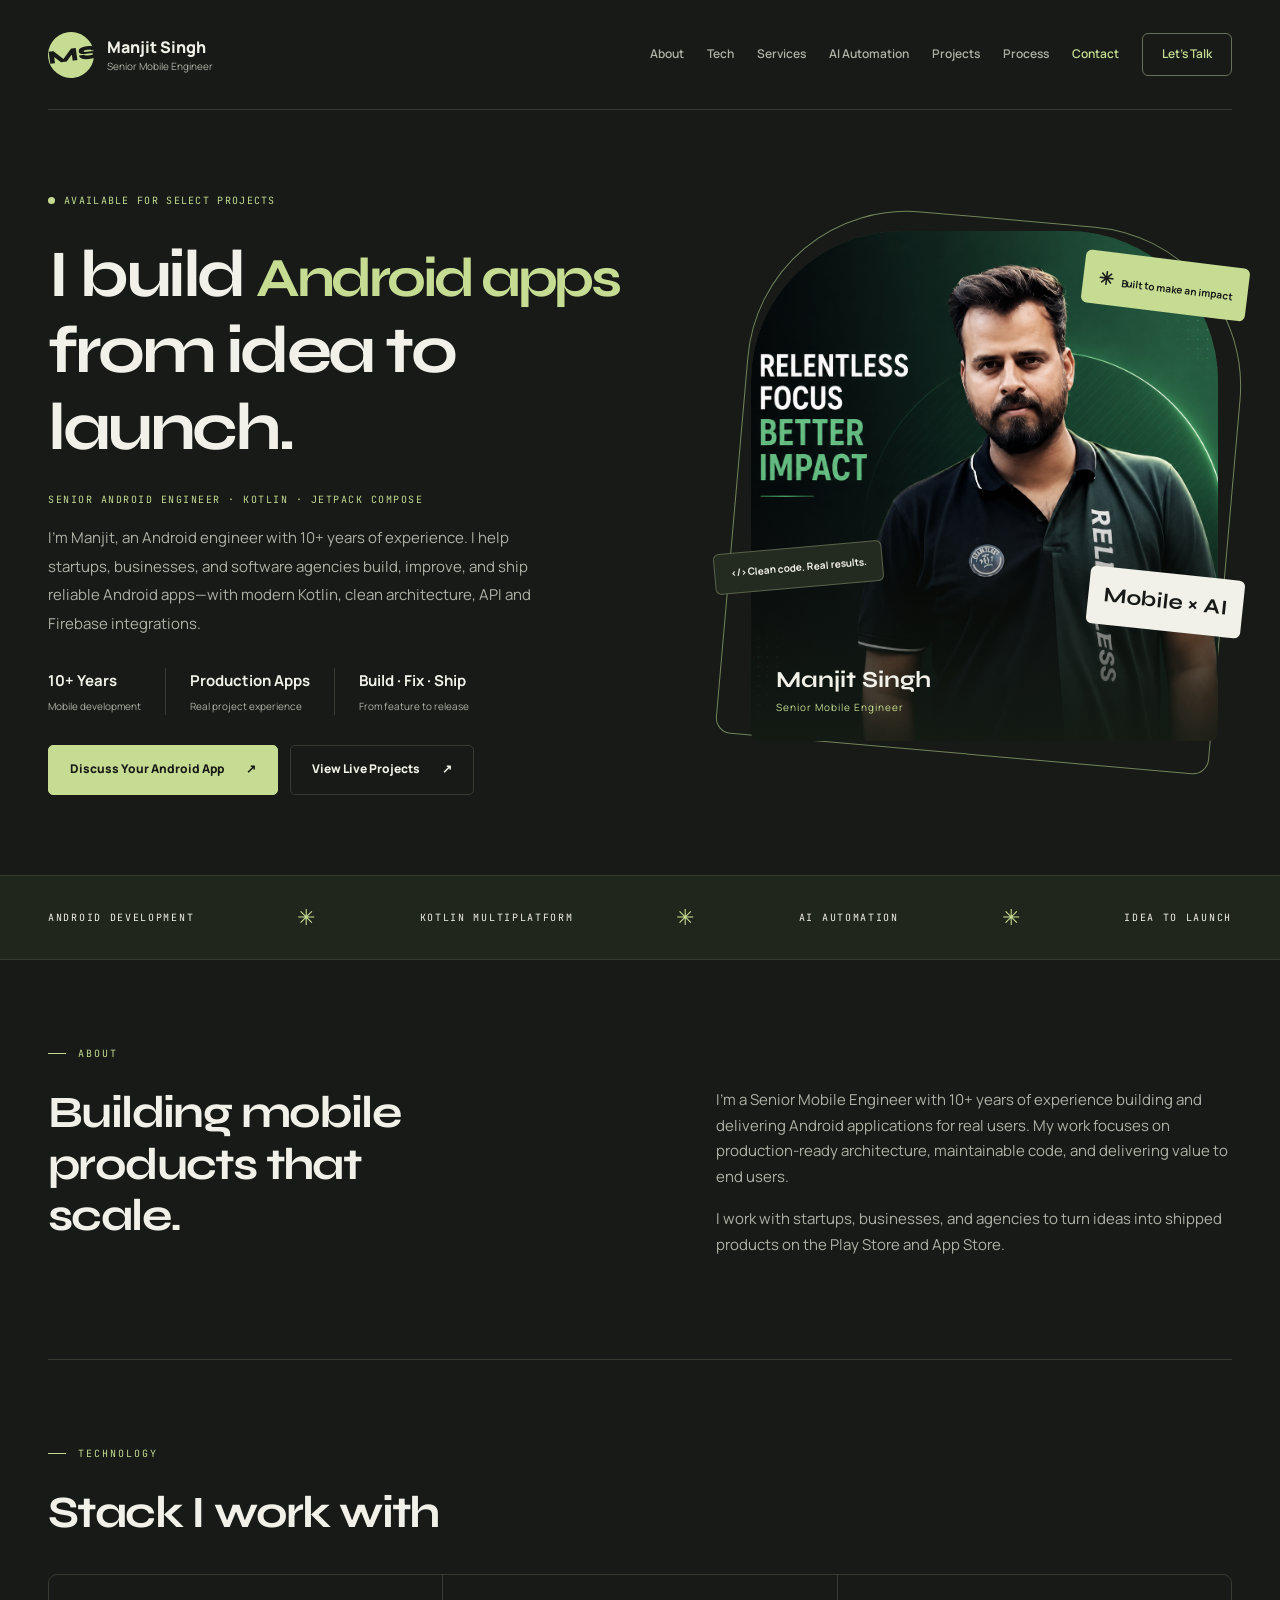
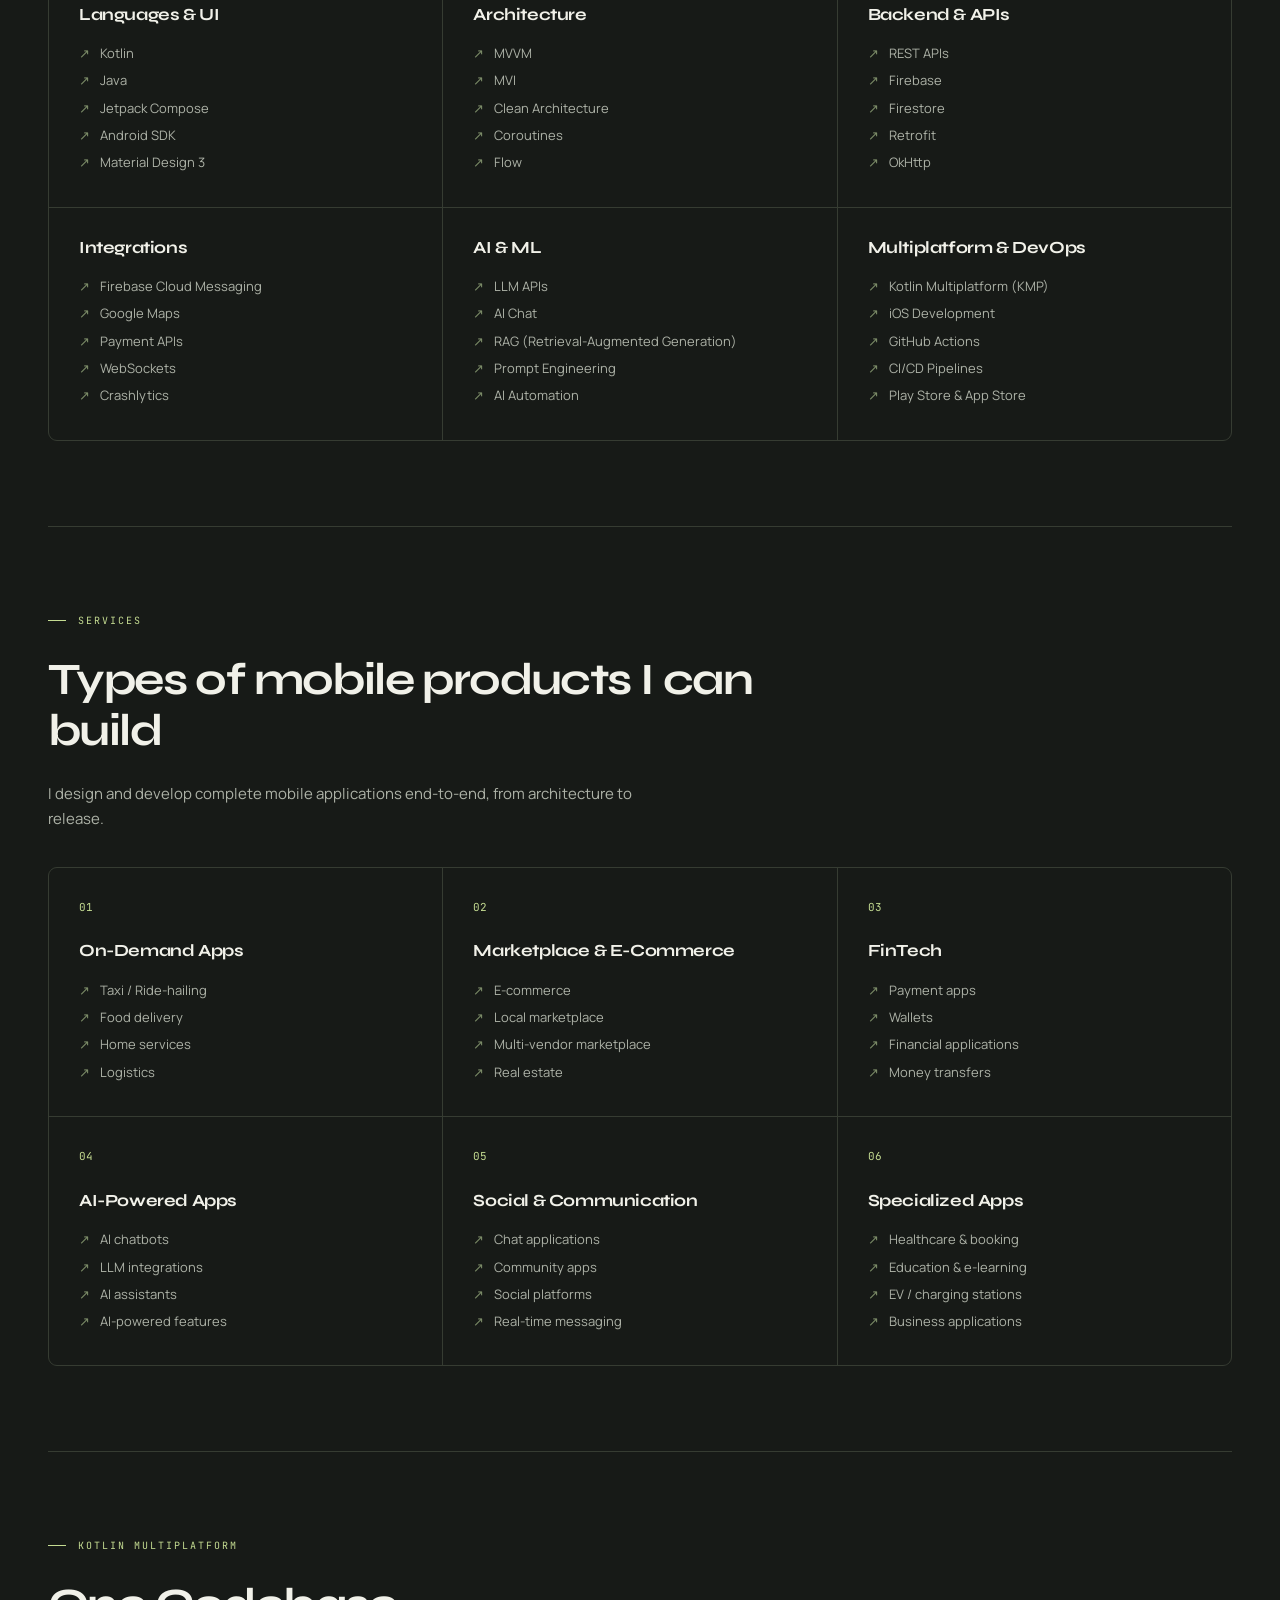
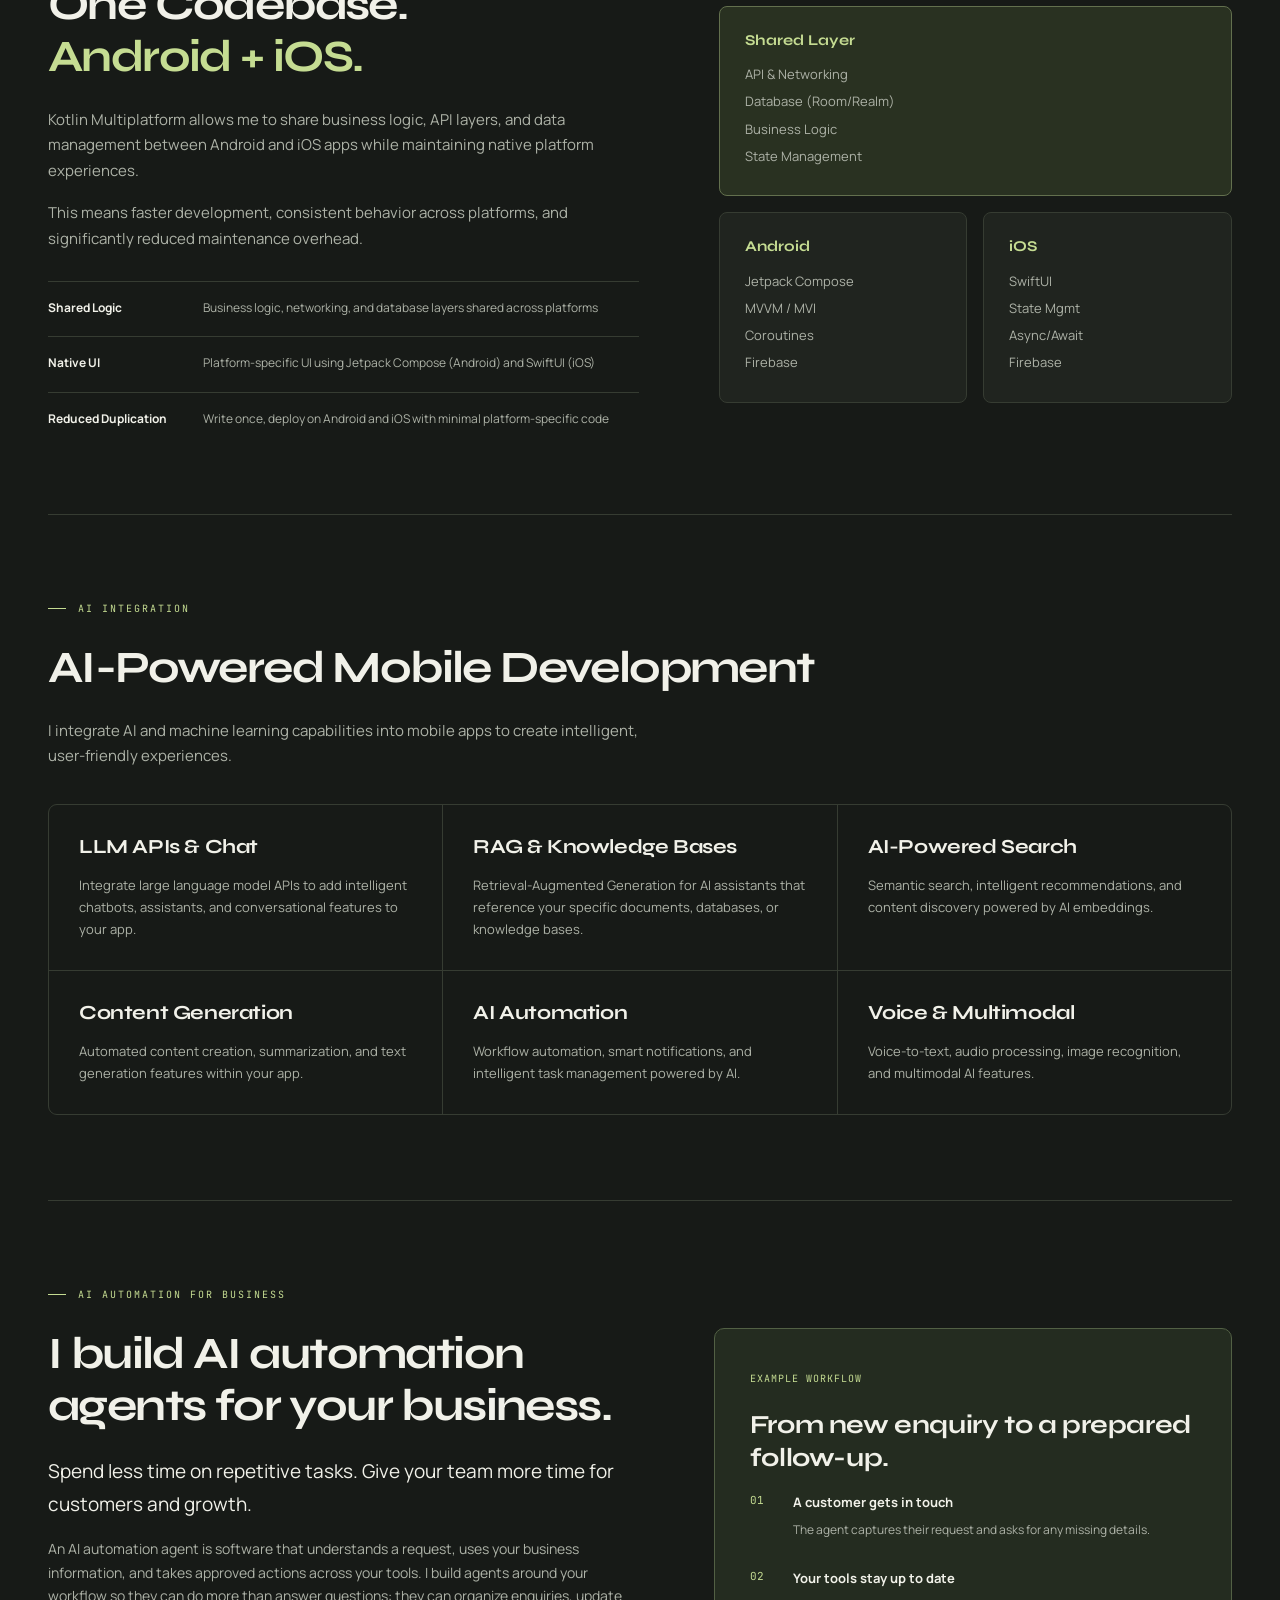
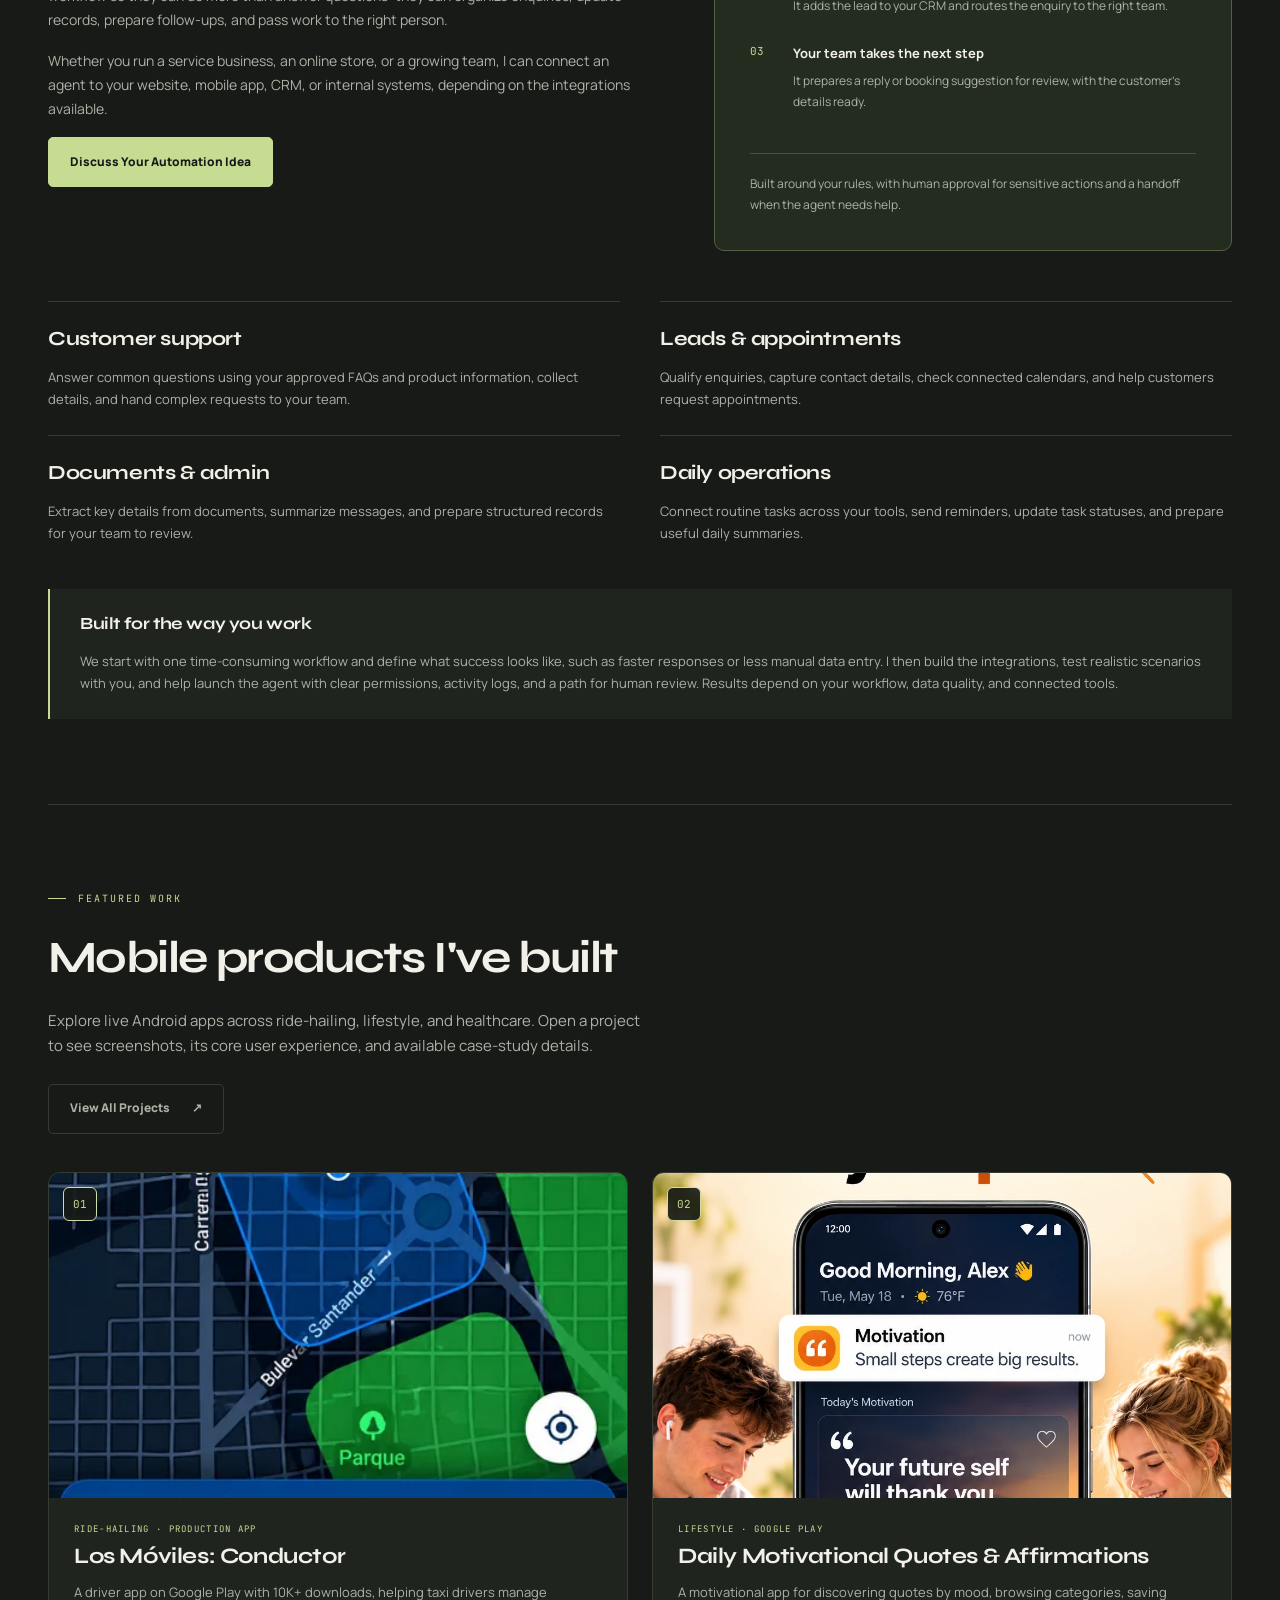
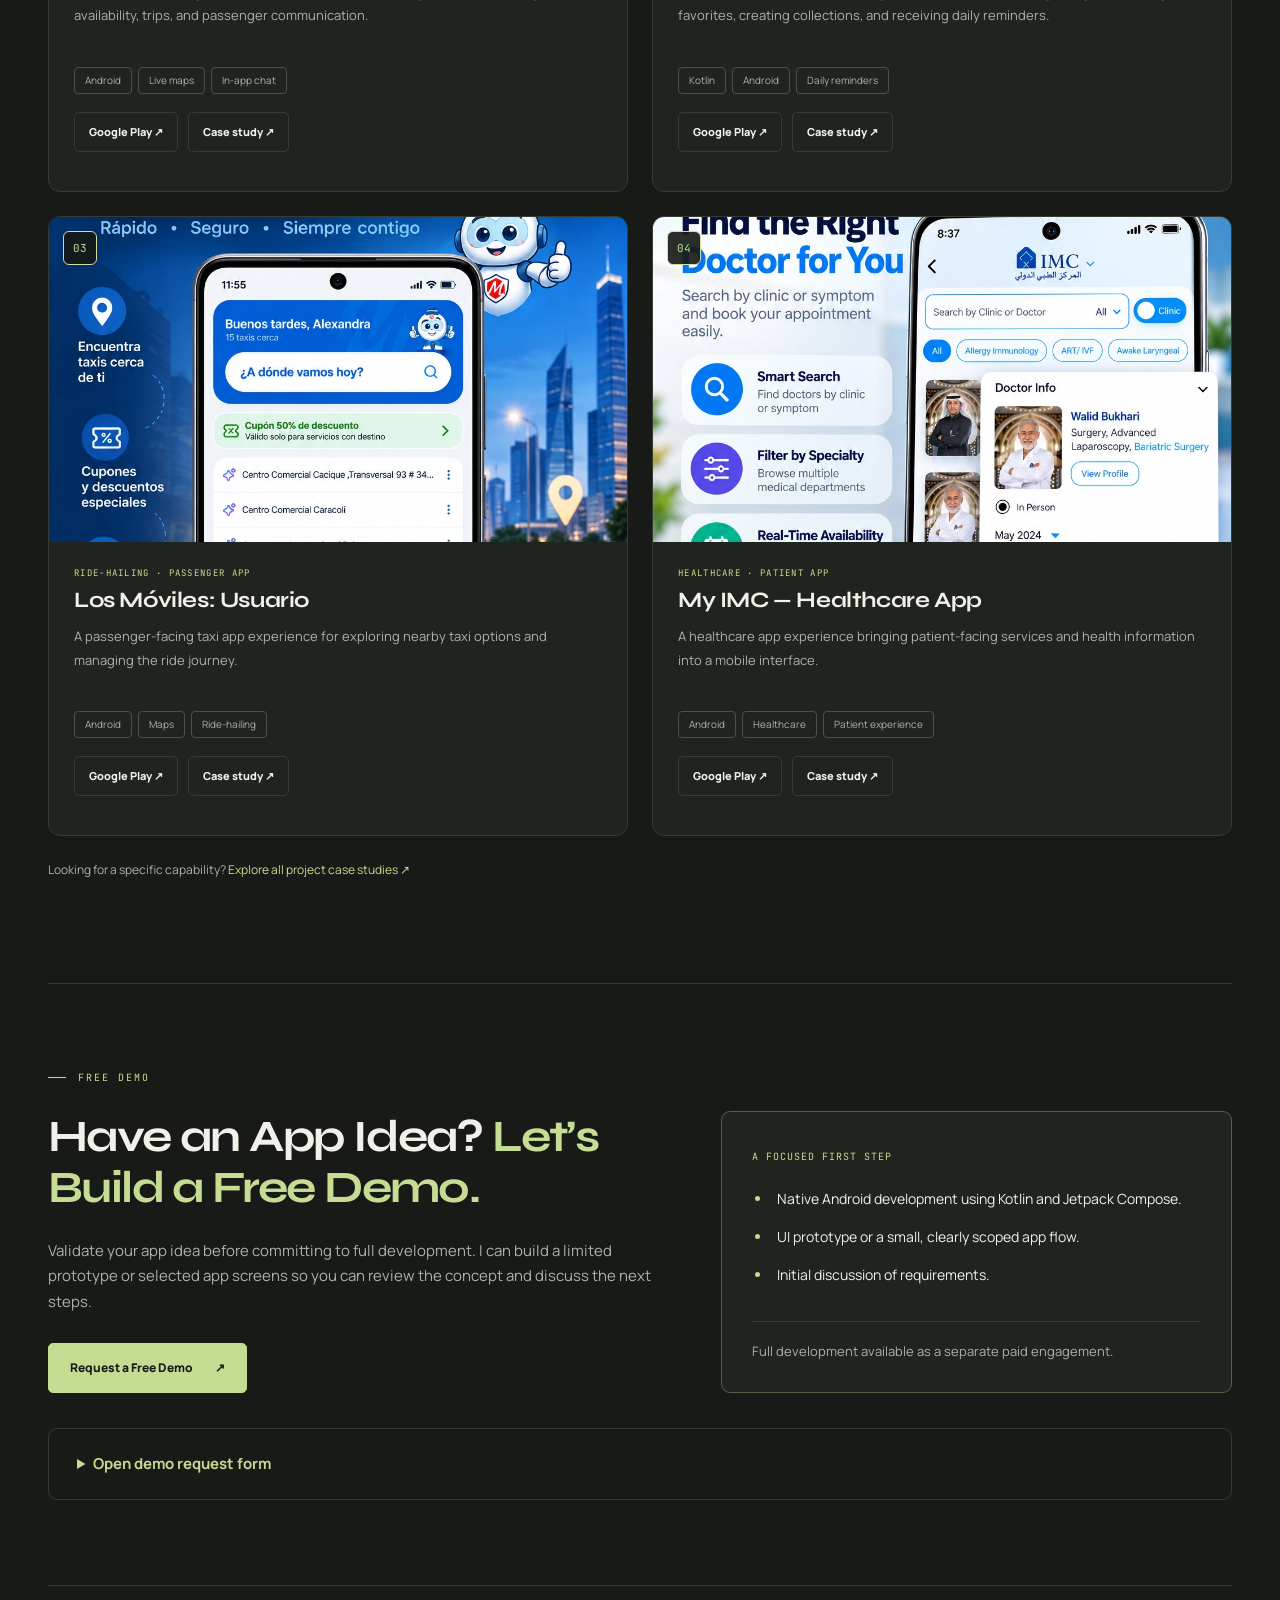
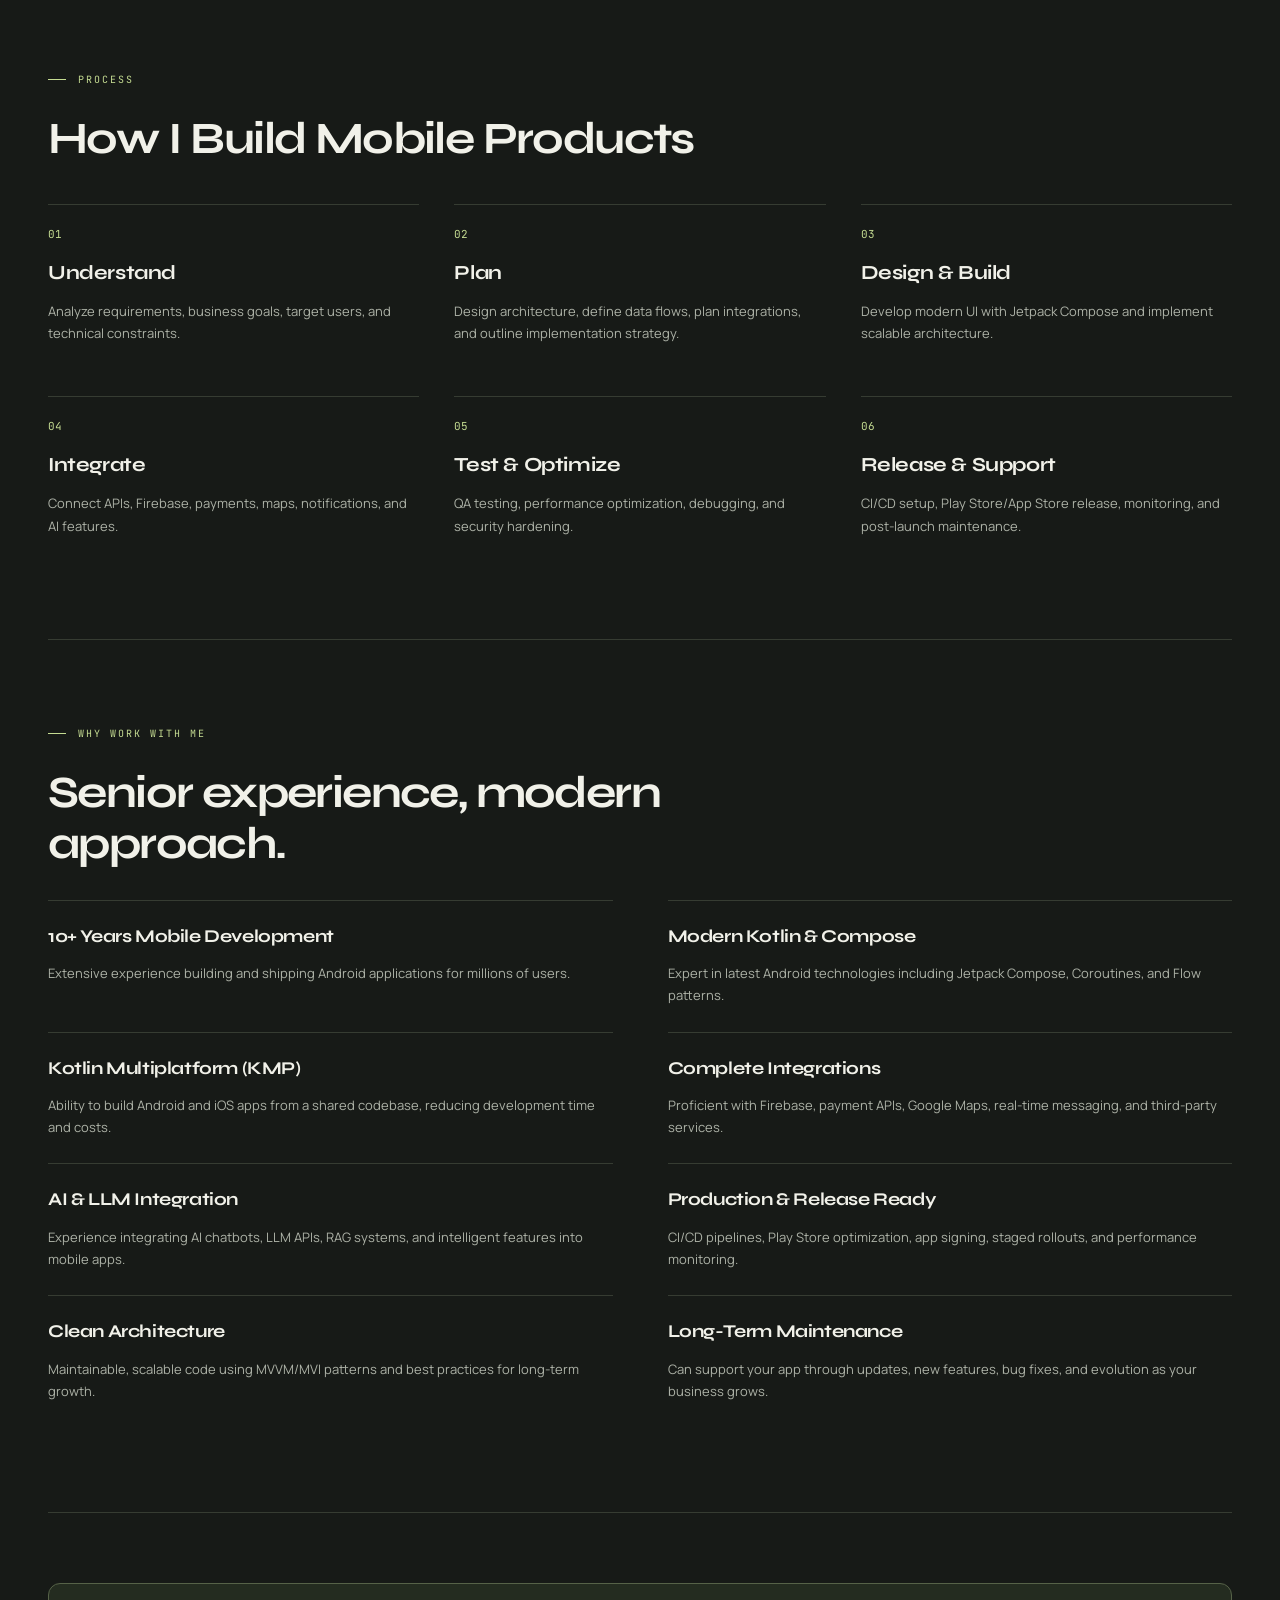
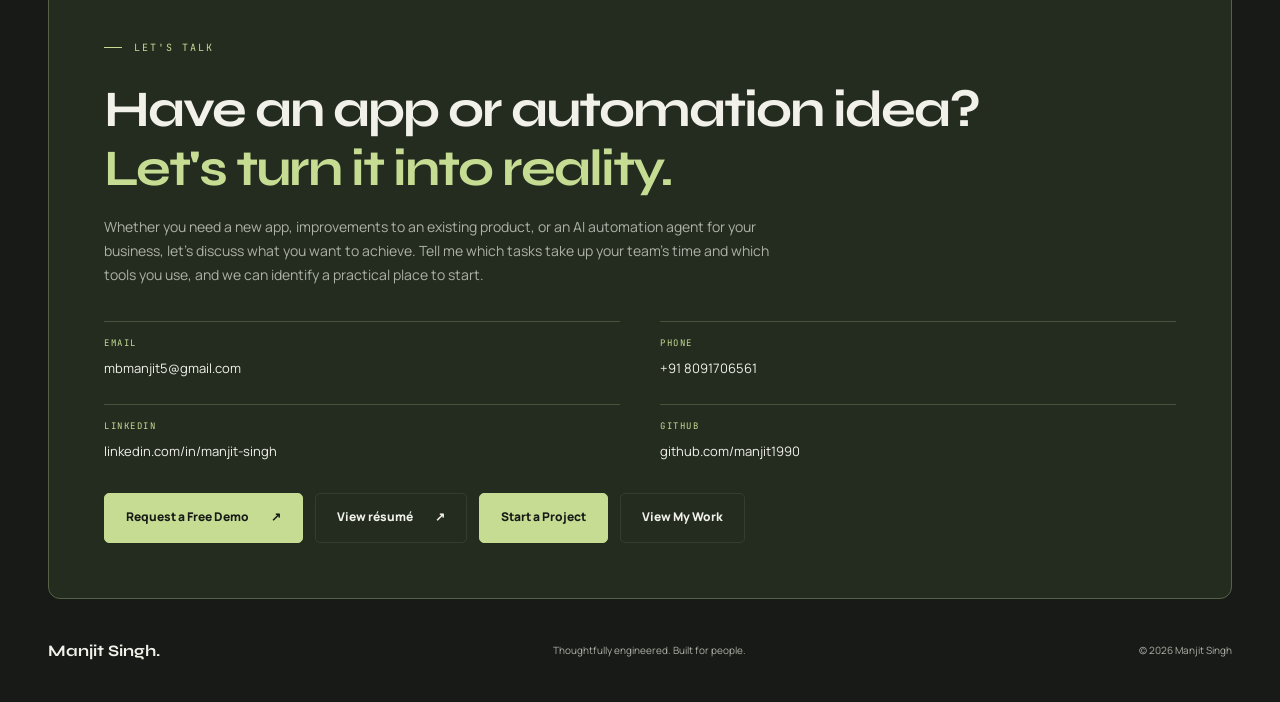
<file: manjit-singh-portfolio/index.html>
<!DOCTYPE html>
<html lang="en">
  <head>
    <meta charset="UTF-8" />
    <meta name="viewport" content="width=device-width, initial-scale=1.0" />
    <meta name="description" content="Manjit Singh - Senior Mobile Engineer. I build production-ready mobile apps from idea to launch: Android, Kotlin, Jetpack Compose, Kotlin Multiplatform, iOS, Firebase, and custom AI automation agents for businesses." />
    <meta name="keywords" content="Android Developer, Kotlin Developer, Jetpack Compose, Kotlin Multiplatform, KMP Developer, Mobile App Developer, Senior Mobile Engineer, AI Mobile Apps" />
    
    <!-- Open Graph -->
    <meta property="og:title" content="Manjit Singh | Senior Mobile Engineer | Android • Kotlin • KMP • AI" />
    <meta property="og:description" content="I build production-ready mobile products from idea to launch. Android, iOS/KMP, APIs, Firebase, payments, maps, AI and CI/CD." />
    <meta property="og:type" content="website" />
    <meta property="og:url" content="https://manjit-singh-portfolio.mbmanjit5.workers.dev/" />
    
    <link rel="canonical" href="https://manjit-singh-portfolio.mbmanjit5.workers.dev/" />
    <title>Manjit Singh | Senior Mobile Engineer | Android • Kotlin • KMP • AI</title>
    
    <link rel="preconnect" href="https://fonts.googleapis.com" />
    <link rel="preconnect" href="https://fonts.gstatic.com" crossorigin />
    <link href="https://fonts.googleapis.com/css2?family=Manrope:wght@400;500;600;700;800&family=Syne:wght@500;600;700;800&family=JetBrains+Mono:wght@500;600&display=swap" rel="stylesheet" />
    <link rel="stylesheet" href="style.css" />
  </head>
  <body>
    <a class="skip-link" href="#main-content">Skip to content</a>
    <div class="page-shell">
      <header class="topbar container">
        <div class="brand-wrap">
          <div class="brand-mark">MS</div>
          <div class="brand-text">
            <span class="brand-name">Manjit Singh</span>
            <small>Senior Mobile Engineer</small>
          </div>
        </div>

        <button class="menu-toggle" aria-expanded="false" aria-controls="main-nav">Menu <span aria-hidden="true">＋</span></button>
        <nav id="main-nav" class="main-nav" aria-label="Main navigation">
          <a href="#about">About</a>
          <a href="#tech">Tech</a>
          <a href="#services">Services</a>
          <a href="#automation">AI Automation</a>
          <a href="projects.html">Projects</a>
          <a href="#process">Process</a>
          <a href="#contact">Contact</a>
          <a class="btn-pill is-light" href="#contact">Let's Talk</a>
        </nav>
      </header>

      <main id="main-content">
        <!-- HERO SECTION -->
        <section class="hero-section container">
          <div class="hero-copy">
            <span class="status-pill">Available for Select Projects</span>

            <h1>
              I build <span>Android apps</span><br />from idea to launch.
            </h1>

            <p class="tagline">SENIOR ANDROID ENGINEER · KOTLIN · JETPACK COMPOSE</p>

            <p class="intro">
              I’m Manjit, an Android engineer with 10+ years of experience. I help startups, businesses, and software agencies build, improve, and ship reliable Android apps—with modern Kotlin, clean architecture, API and Firebase integrations.
            </p>

            <div class="hero-metrics" aria-label="Career highlights">
              <span><b>10+ Years</b> Mobile development</span>
              <span><b>Production Apps</b> Real project experience</span>
              <span><b>Build · Fix · Ship</b> From feature to release</span>
            </div>

            <div class="hero-actions">
              <a class="btn primary" href="#contact">Discuss Your Android App <span aria-hidden="true">↗</span></a>
              <a class="btn secondary" href="projects.html">View Live Projects <span aria-hidden="true">↗</span></a>
            </div>
          </div>

          <div class="hero-visual">
            <div class="profile-card">
              <img src="./assets/manjit-singh.png" alt="Manjit Singh, Senior Mobile Engineer" />

              <span class="float-tag first"><span aria-hidden="true">✳</span> Built to make an impact</span>
              <span class="float-tag second">&lt;/&gt; Clean code. Real results.</span>
              <span class="float-tag third">Mobile × AI</span>

              <div class="profile-footer">
                <strong>Manjit Singh</strong>
                <small>Senior Mobile Engineer</small>
              </div>
            </div>
          </div>
        </section>

        <div class="expertise-strip" aria-label="Core expertise"><div class="container"><span>ANDROID DEVELOPMENT</span><i aria-hidden="true">✳</i><span>KOTLIN MULTIPLATFORM</span><i aria-hidden="true">✳</i><span>AI AUTOMATION</span><i aria-hidden="true">✳</i><span>IDEA TO LAUNCH</span></div></div>

        <!-- ABOUT SECTION -->
        <section id="about" class="content-section container">
          <div class="section-label">About</div>
          <div class="split-grid">
            <div>
              <h2>Building mobile products that scale.</h2>
            </div>
            <div>
              <p>
                I'm a Senior Mobile Engineer with 10+ years of experience building and delivering Android applications for real users. My work focuses on production-ready architecture, maintainable code, and delivering value to end users.
              </p>
              <p>
                I work with startups, businesses, and agencies to turn ideas into shipped products on the Play Store and App Store.
              </p>
            </div>
          </div>
        </section>

        <!-- TECHNOLOGY SECTION -->
        <section id="tech" class="content-section container">
          <div class="section-label">Technology</div>
          <div class="tech-intro">
            <h2>Stack I work with</h2>
          </div>
          
          <div class="tech-grid">
            <div class="tech-category">
              <h3>Languages & UI</h3>
              <ul>
                <li>Kotlin</li>
                <li>Java</li>
                <li>Jetpack Compose</li>
                <li>Android SDK</li>
                <li>Material Design 3</li>
              </ul>
            </div>
            
            <div class="tech-category">
              <h3>Architecture</h3>
              <ul>
                <li>MVVM</li>
                <li>MVI</li>
                <li>Clean Architecture</li>
                <li>Coroutines</li>
                <li>Flow</li>
              </ul>
            </div>
            
            <div class="tech-category">
              <h3>Backend & APIs</h3>
              <ul>
                <li>REST APIs</li>
                <li>Firebase</li>
                <li>Firestore</li>
                <li>Retrofit</li>
                <li>OkHttp</li>
              </ul>
            </div>
            
            <div class="tech-category">
              <h3>Integrations</h3>
              <ul>
                <li>Firebase Cloud Messaging</li>
                <li>Google Maps</li>
                <li>Payment APIs</li>
                <li>WebSockets</li>
                <li>Crashlytics</li>
              </ul>
            </div>
            
            <div class="tech-category">
              <h3>AI & ML</h3>
              <ul>
                <li>LLM APIs</li>
                <li>AI Chat</li>
                <li>RAG (Retrieval-Augmented Generation)</li>
                <li>Prompt Engineering</li>
                <li>AI Automation</li>
              </ul>
            </div>
            
            <div class="tech-category">
              <h3>Multiplatform & DevOps</h3>
              <ul>
                <li>Kotlin Multiplatform (KMP)</li>
                <li>iOS Development</li>
                <li>GitHub Actions</li>
                <li>CI/CD Pipelines</li>
                <li>Play Store & App Store</li>
              </ul>
            </div>
          </div>
        </section>

        <!-- SERVICES SECTION -->
        <section id="services" class="content-section container">
          <div class="section-label">Services</div>
          <div class="services-intro">
            <h2>Types of mobile products I can build</h2>
            <p>I design and develop complete mobile applications end-to-end, from architecture to release.</p>
          </div>

          <div class="services-grid">
            <!-- ON-DEMAND APPS -->
            <div class="service-category">
              <h3>On-Demand Apps</h3>
              <ul>
                <li>Taxi / Ride-hailing</li>
                <li>Food delivery</li>
                <li>Home services</li>
                <li>Logistics</li>
              </ul>
            </div>

            <!-- MARKETPLACE & E-COMMERCE -->
            <div class="service-category">
              <h3>Marketplace & E-Commerce</h3>
              <ul>
                <li>E-commerce</li>
                <li>Local marketplace</li>
                <li>Multi-vendor marketplace</li>
                <li>Real estate</li>
              </ul>
            </div>

            <!-- FINTECH -->
            <div class="service-category">
              <h3>FinTech</h3>
              <ul>
                <li>Payment apps</li>
                <li>Wallets</li>
                <li>Financial applications</li>
                <li>Money transfers</li>
              </ul>
            </div>

            <!-- AI-POWERED APPS -->
            <div class="service-category">
              <h3>AI-Powered Apps</h3>
              <ul>
                <li>AI chatbots</li>
                <li>LLM integrations</li>
                <li>AI assistants</li>
                <li>AI-powered features</li>
              </ul>
            </div>

            <!-- SOCIAL & COMMUNICATION -->
            <div class="service-category">
              <h3>Social & Communication</h3>
              <ul>
                <li>Chat applications</li>
                <li>Community apps</li>
                <li>Social platforms</li>
                <li>Real-time messaging</li>
              </ul>
            </div>

            <!-- SPECIALIZED APPS -->
            <div class="service-category">
              <h3>Specialized Apps</h3>
              <ul>
                <li>Healthcare & booking</li>
                <li>Education & e-learning</li>
                <li>EV / charging stations</li>
                <li>Business applications</li>
              </ul>
            </div>
          </div>
        </section>

        <!-- KMP SECTION -->
        <section id="kmp" class="content-section container kmp-section">
          <div class="section-label">Kotlin Multiplatform</div>
          <div class="kmp-content">
            <div class="kmp-text">
              <h2>One Codebase.<br /><span>Android + iOS.</span></h2>
              <p>
                Kotlin Multiplatform allows me to share business logic, API layers, and data management between Android and iOS apps while maintaining native platform experiences.
              </p>
              <p>
                This means faster development, consistent behavior across platforms, and significantly reduced maintenance overhead.
              </p>
              <div class="kmp-features">
                <div class="kmp-feature">
                  <strong>Shared Logic</strong>
                  <span>Business logic, networking, and database layers shared across platforms</span>
                </div>
                <div class="kmp-feature">
                  <strong>Native UI</strong>
                  <span>Platform-specific UI using Jetpack Compose (Android) and SwiftUI (iOS)</span>
                </div>
                <div class="kmp-feature">
                  <strong>Reduced Duplication</strong>
                  <span>Write once, deploy on Android and iOS with minimal platform-specific code</span>
                </div>
              </div>
            </div>
            <div class="kmp-stack">
              <div class="stack-box">
                <h4>Shared Layer</h4>
                <ul>
                  <li>API & Networking</li>
                  <li>Database (Room/Realm)</li>
                  <li>Business Logic</li>
                  <li>State Management</li>
                </ul>
              </div>
              <div class="stack-box">
                <h4>Android</h4>
                <ul>
                  <li>Jetpack Compose</li>
                  <li>MVVM / MVI</li>
                  <li>Coroutines</li>
                  <li>Firebase</li>
                </ul>
              </div>
              <div class="stack-box">
                <h4>iOS</h4>
                <ul>
                  <li>SwiftUI</li>
                  <li>State Mgmt</li>
                  <li>Async/Await</li>
                  <li>Firebase</li>
                </ul>
              </div>
            </div>
          </div>
        </section>

        <!-- AI SECTION -->
        <section id="ai" class="content-section container ai-section">
          <div class="section-label">AI Integration</div>
          <div class="ai-content">
            <h2>AI-Powered Mobile Development</h2>
            <p class="ai-intro">
              I integrate AI and machine learning capabilities into mobile apps to create intelligent, user-friendly experiences.
            </p>
            
            <div class="ai-features">
              <div class="ai-feature">
                <h3>LLM APIs & Chat</h3>
                <p>Integrate large language model APIs to add intelligent chatbots, assistants, and conversational features to your app.</p>
              </div>
              <div class="ai-feature">
                <h3>RAG & Knowledge Bases</h3>
                <p>Retrieval-Augmented Generation for AI assistants that reference your specific documents, databases, or knowledge bases.</p>
              </div>
              <div class="ai-feature">
                <h3>AI-Powered Search</h3>
                <p>Semantic search, intelligent recommendations, and content discovery powered by AI embeddings.</p>
              </div>
              <div class="ai-feature">
                <h3>Content Generation</h3>
                <p>Automated content creation, summarization, and text generation features within your app.</p>
              </div>
              <div class="ai-feature">
                <h3>AI Automation</h3>
                <p>Workflow automation, smart notifications, and intelligent task management powered by AI.</p>
              </div>
              <div class="ai-feature">
                <h3>Voice & Multimodal</h3>
                <p>Voice-to-text, audio processing, image recognition, and multimodal AI features.</p>
              </div>
            </div>
          </div>
        </section>

        <!-- BUSINESS AI AUTOMATION SECTION -->
        <section id="automation" class="content-section container automation-section" aria-labelledby="automation-title">
          <div class="section-label">AI Automation for Business</div>
          <div class="automation-layout">
            <div class="automation-copy">
              <h2 id="automation-title">I build AI automation agents for your business.</h2>
              <p class="automation-lead">Spend less time on repetitive tasks. Give your team more time for customers and growth.</p>
              <p>An AI automation agent is software that understands a request, uses your business information, and takes approved actions across your tools. I build agents around your workflow so they can do more than answer questions: they can organize enquiries, update records, prepare follow-ups, and pass work to the right person.</p>
              <p>Whether you run a service business, an online store, or a growing team, I can connect an agent to your website, mobile app, CRM, or internal systems, depending on the integrations available.</p>
              <a class="btn primary" href="mailto:mbmanjit5@gmail.com?subject=AI%20Automation%20for%20My%20Business">Discuss Your Automation Idea</a>
            </div>
            <aside class="automation-example" aria-labelledby="automation-example-title">
              <span class="automation-eyebrow">Example workflow</span>
              <h3 id="automation-example-title">From new enquiry to a prepared follow-up.</h3>
              <ol>
                <li><strong>A customer gets in touch</strong><span>The agent captures their request and asks for any missing details.</span></li>
                <li><strong>Your tools stay up to date</strong><span>It adds the lead to your CRM and routes the enquiry to the right team.</span></li>
                <li><strong>Your team takes the next step</strong><span>It prepares a reply or booking suggestion for review, with the customer’s details ready.</span></li>
              </ol>
              <p>Built around your rules, with human approval for sensitive actions and a handoff when the agent needs help.</p>
            </aside>
          </div>
          <div class="automation-use-cases" aria-label="Business automation services">
            <article>
              <h3>Customer support</h3>
              <p>Answer common questions using your approved FAQs and product information, collect details, and hand complex requests to your team.</p>
            </article>
            <article>
              <h3>Leads &amp; appointments</h3>
              <p>Qualify enquiries, capture contact details, check connected calendars, and help customers request appointments.</p>
            </article>
            <article>
              <h3>Documents &amp; admin</h3>
              <p>Extract key details from documents, summarize messages, and prepare structured records for your team to review.</p>
            </article>
            <article>
              <h3>Daily operations</h3>
              <p>Connect routine tasks across your tools, send reminders, update task statuses, and prepare useful daily summaries.</p>
            </article>
          </div>
          <div class="automation-delivery">
            <h3>Built for the way you work</h3>
            <p>We start with one time-consuming workflow and define what success looks like, such as faster responses or less manual data entry. I then build the integrations, test realistic scenarios with you, and help launch the agent with clear permissions, activity logs, and a path for human review. Results depend on your workflow, data quality, and connected tools.</p>
          </div>
        </section>

        <!-- FEATURED PROJECTS SECTION -->
        <section id="projects" class="content-section container">
          <div class="section-label">Featured Work</div>
          <div class="projects-intro">
            <h2>Mobile products I've built</h2>
            <p>Explore live Android apps across ride-hailing, lifestyle, and healthcare. Open a project to see screenshots, its core user experience, and available case-study details.</p>
            <p><a class="btn secondary" href="projects.html">View All Projects <span aria-hidden="true">↗</span></a></p>
          </div>

          <div class="project-grid home-project-grid">
            <article class="project-tile">
              <a class="project-tile-media" href="assets/los-moviles-home-map.webp" target="_blank" rel="noopener noreferrer" aria-label="View Los Móviles driver app screenshot">
                <img src="assets/los-moviles-home-map.webp" alt="Los Móviles driver app availability map and service area" loading="lazy" />
                <span class="project-tile-number">01</span>
              </a>
              <div class="project-tile-body">
                <p class="project-tile-kicker">Ride-hailing · Production app</p>
                <h3>Los Móviles: Conductor</h3>
                <p class="project-tile-summary">A driver app on Google Play with 10K+ downloads, helping taxi drivers manage availability, trips, and passenger communication.</p>
                <div class="project-tech"><span>Android</span><span>Live maps</span><span>In-app chat</span></div>
                <div class="project-tile-actions"><a class="btn secondary" href="https://play.google.com/store/apps/details?id=com.losmoviles.conductor" target="_blank" rel="noopener noreferrer">Google Play ↗</a><a class="btn secondary" href="projects.html">Case study ↗</a></div>
              </div>
            </article>

            <article class="project-tile">
              <a class="project-tile-media project-tile-media--portrait" href="assets/start-every-day-inspired.webp" target="_blank" rel="noopener noreferrer" aria-label="View motivational quotes app promotional screenshot">
                <img src="assets/start-every-day-inspired.webp" alt="Daily motivational quotes app promotional screen" loading="lazy" />
                <span class="project-tile-number">02</span>
              </a>
              <div class="project-tile-body">
                <p class="project-tile-kicker">Lifestyle · Google Play</p>
                <h3>Daily Motivational Quotes &amp; Affirmations</h3>
                <p class="project-tile-summary">A motivational app for discovering quotes by mood, browsing categories, saving favorites, creating collections, and receiving daily reminders.</p>
                <div class="project-tech"><span>Kotlin</span><span>Android</span><span>Daily reminders</span></div>
                <div class="project-tile-actions"><a class="btn secondary" href="https://play.google.com/store/apps/details?id=com.motivation.affirmations&amp;hl=en" target="_blank" rel="noopener noreferrer">Google Play ↗</a><a class="btn secondary" href="projects.html">Case study ↗</a></div>
              </div>
            </article>

            <article class="project-tile">
              <a class="project-tile-media project-tile-media--portrait" href="assets/taxi_app_portfolio_showcase.webp" target="_blank" rel="noopener noreferrer" aria-label="View Los Móviles passenger app screenshot">
                <img src="assets/taxi_app_portfolio_showcase.webp" alt="Los Móviles passenger app interface for finding taxi services" loading="lazy" />
                <span class="project-tile-number">03</span>
              </a>
              <div class="project-tile-body">
                <p class="project-tile-kicker">Ride-hailing · Passenger app</p>
                <h3>Los Móviles: Usuario</h3>
                <p class="project-tile-summary">A passenger-facing taxi app experience for exploring nearby taxi options and managing the ride journey.</p>
                <div class="project-tech"><span>Android</span><span>Maps</span><span>Ride-hailing</span></div>
                <div class="project-tile-actions"><a class="btn secondary" href="https://play.google.com/store/apps/details?id=com.losmoviles.usuario&amp;hl=en-US" target="_blank" rel="noopener noreferrer">Google Play ↗</a><a class="btn secondary" href="projects.html">Case study ↗</a></div>
              </div>
            </article>

            <article class="project-tile">
              <a class="project-tile-media project-tile-media--portrait" href="assets/medical_app_portfolio_showcase.webp" target="_blank" rel="noopener noreferrer" aria-label="View My IMC healthcare app screenshot">
                <img src="assets/medical_app_portfolio_showcase.webp" alt="My IMC healthcare mobile app interface" loading="lazy" />
                <span class="project-tile-number">04</span>
              </a>
              <div class="project-tile-body">
                <p class="project-tile-kicker">Healthcare · Patient app</p>
                <h3>My IMC — Healthcare App</h3>
                <p class="project-tile-summary">A healthcare app experience bringing patient-facing services and health information into a mobile interface.</p>
                <div class="project-tech"><span>Android</span><span>Healthcare</span><span>Patient experience</span></div>
                <div class="project-tile-actions"><a class="btn secondary" href="https://play.google.com/store/apps/details?id=sa.med.imc.myimc&amp;hl=en&amp;gl=US" target="_blank" rel="noopener noreferrer">Google Play ↗</a><a class="btn secondary" href="projects.html">Case study ↗</a></div>
              </div>
            </article>
          </div>
          <div class="project-note"><p>Looking for a specific capability? <a href="projects.html">Explore all project case studies ↗</a></p></div>
        </section>

        <section id="free-demo" class="content-section container demo-section" aria-labelledby="demo-title">
          <div class="section-label">Free Demo</div>
          <div class="demo-layout">
            <div class="demo-copy">
              <h2 id="demo-title">Have an App Idea? <span>Let’s Build a Free Demo.</span></h2>
              <p>Validate your app idea before committing to full development. I can build a limited prototype or selected app screens so you can review the concept and discuss the next steps.</p>
              <a class="btn primary" href="#demo-request" data-demo-open>Request a Free Demo <span aria-hidden="true">↗</span></a>
            </div>
            <aside class="demo-scope" aria-label="What the free demo includes">
              <span class="automation-eyebrow">A focused first step</span>
              <ul>
                <li>Native Android development using Kotlin and Jetpack Compose.</li>
                <li>UI prototype or a small, clearly scoped app flow.</li>
                <li>Initial discussion of requirements.</li>
              </ul>
              <p>Full development available as a separate paid engagement.</p>
            </aside>
          </div>
          <details id="demo-request" class="demo-request">
            <summary>Open demo request form</summary>
            <form name="free-demo" method="POST" action="/demo-thank-you" data-netlify="true" netlify-honeypot="bot-field" class="demo-form">
              <input type="hidden" name="form-name" value="free-demo" />
              <p hidden><label>Leave this empty: <input name="bot-field" tabindex="-1" autocomplete="off" /></label></p>
              <p class="demo-form-intro">Tell me about your idea. All fields are required unless marked optional.</p>
              <div class="demo-fields">
                <label for="demo-name">Full name<input id="demo-name" name="name" type="text" autocomplete="name" maxlength="120" required /></label>
                <label for="demo-email">Email address<input id="demo-email" name="email" type="email" autocomplete="email" maxlength="254" required /></label>
                <label for="demo-type">App type<select id="demo-type" name="app-type" required>
                  <option value="" disabled selected>Select an app type</option>
                  <option>Business</option><option>Marketplace</option><option>Taxi/Ride Booking</option><option>Social</option><option>AI-powered app</option><option>Other</option>
                </select></label>
                <label for="demo-budget">Budget range (optional)<input id="demo-budget" name="budget-range" type="text" maxlength="120" placeholder="For full development, including currency" /></label>
                <label class="demo-field-wide" for="demo-idea">Brief app idea<textarea id="demo-idea" name="app-idea" rows="4" maxlength="4000" placeholder="Who is the app for, and what problem does it solve?" required></textarea></label>
                <label class="demo-field-wide" for="demo-features">Required features<textarea id="demo-features" name="required-features" rows="3" maxlength="4000" placeholder="List the key screens or features you have in mind." required></textarea></label>
              </div>
              <div class="demo-submit"><button class="btn primary" type="submit">Request My Free Demo</button><p class="demo-status" role="status" aria-live="polite"></p></div>
              <p class="demo-form-intro">Prefer to send it directly? <a data-demo-whatsapp href="https://wa.me/919780219154" target="_blank" rel="noopener noreferrer">Send via WhatsApp</a> or <a data-demo-email href="mailto:mbmanjit5@gmail.com?subject=Free%20app%20demo%20request">email mbmanjit5@gmail.com</a>. Your entered details are included; press Send in WhatsApp or your email app to deliver them.</p>
            </form>
          </details>
        </section>

        <!-- HOW I WORK SECTION -->
        <section id="process" class="content-section container process-section">
          <div class="section-label">Process</div>
          <h2>How I Build Mobile Products</h2>

          <div class="process-steps">
            <div class="process-step">
              <div class="step-number">01</div>
              <h3>Understand</h3>
              <p>Analyze requirements, business goals, target users, and technical constraints.</p>
            </div>

            <div class="process-step">
              <div class="step-number">02</div>
              <h3>Plan</h3>
              <p>Design architecture, define data flows, plan integrations, and outline implementation strategy.</p>
            </div>

            <div class="process-step">
              <div class="step-number">03</div>
              <h3>Design & Build</h3>
              <p>Develop modern UI with Jetpack Compose and implement scalable architecture.</p>
            </div>

            <div class="process-step">
              <div class="step-number">04</div>
              <h3>Integrate</h3>
              <p>Connect APIs, Firebase, payments, maps, notifications, and AI features.</p>
            </div>

            <div class="process-step">
              <div class="step-number">05</div>
              <h3>Test & Optimize</h3>
              <p>QA testing, performance optimization, debugging, and security hardening.</p>
            </div>

            <div class="process-step">
              <div class="step-number">06</div>
              <h3>Release & Support</h3>
              <p>CI/CD setup, Play Store/App Store release, monitoring, and post-launch maintenance.</p>
            </div>
          </div>
        </section>

        <!-- WHY WORK WITH ME SECTION -->
        <section id="why" class="content-section container why-section">
          <div class="section-label">Why Work With Me</div>
          <h2>Senior experience, modern approach.</h2>

          <div class="why-grid">
            <div class="why-card">
              <h3>10+ Years Mobile Development</h3>
              <p>Extensive experience building and shipping Android applications for millions of users.</p>
            </div>

            <div class="why-card">
              <h3>Modern Kotlin & Compose</h3>
              <p>Expert in latest Android technologies including Jetpack Compose, Coroutines, and Flow patterns.</p>
            </div>

            <div class="why-card">
              <h3>Kotlin Multiplatform (KMP)</h3>
              <p>Ability to build Android and iOS apps from a shared codebase, reducing development time and costs.</p>
            </div>

            <div class="why-card">
              <h3>Complete Integrations</h3>
              <p>Proficient with Firebase, payment APIs, Google Maps, real-time messaging, and third-party services.</p>
            </div>

            <div class="why-card">
              <h3>AI & LLM Integration</h3>
              <p>Experience integrating AI chatbots, LLM APIs, RAG systems, and intelligent features into mobile apps.</p>
            </div>

            <div class="why-card">
              <h3>Production & Release Ready</h3>
              <p>CI/CD pipelines, Play Store optimization, app signing, staged rollouts, and performance monitoring.</p>
            </div>

            <div class="why-card">
              <h3>Clean Architecture</h3>
              <p>Maintainable, scalable code using MVVM/MVI patterns and best practices for long-term growth.</p>
            </div>

            <div class="why-card">
              <h3>Long-Term Maintenance</h3>
              <p>Can support your app through updates, new features, bug fixes, and evolution as your business grows.</p>
            </div>
          </div>
        </section>

        <!-- CONTACT SECTION -->
        <section id="contact" class="content-section container contact-wrap">
          <div class="section-label">Let's Talk</div>
          <h3>Have an app or automation idea?<br /><span>Let's turn it into reality.</span></h3>
          <div class="contact-subtext">
            <p>Whether you need a new app, improvements to an existing product, or an AI automation agent for your business, let’s discuss what you want to achieve. Tell me which tasks take up your team’s time and which tools you use, and we can identify a practical place to start.</p>
          </div>
          <div class="contact-boxes">
            <div>
              <span>Email</span>
              <a href="mailto:mbmanjit5@gmail.com">mbmanjit5@gmail.com</a>
            </div>
            <div>
              <span>Phone</span>
              <a href="tel:+918091706561">+91 8091706561</a>
            </div>
            <div>
              <span>LinkedIn</span>
              <a href="https://www.linkedin.com/in/manjit-singh-immediate-joiner-2b732021/" target="_blank" rel="noopener">linkedin.com/in/manjit-singh</a>
            </div>
            <div>
              <span>GitHub</span>
              <a href="https://github.com/manjit1990" target="_blank" rel="noopener">github.com/manjit1990</a>
            </div>
          </div>

          <div class="contact-cta">
            <a class="btn primary" href="#demo-request" data-demo-open>Request a Free Demo <span aria-hidden="true">↗</span></a>
            <a class="btn secondary" href="resume.html">View résumé <span aria-hidden="true">↗</span></a>
            <a class="btn primary" href="mailto:mbmanjit5@gmail.com">Start a Project</a>
            <a class="btn secondary" href="#projects">View My Work</a>
          </div>
        </section>
      </main>

      <footer class="footer container">
        <div class="footer-content">
          <p><strong>Manjit Singh</strong></p>
          <p>Senior Mobile Engineer • Android • Kotlin • Jetpack Compose • Kotlin Multiplatform • AI</p>
        </div>
      </footer>
    </div>

    <script src="script.js"></script>
  </body>
</html>
</file>
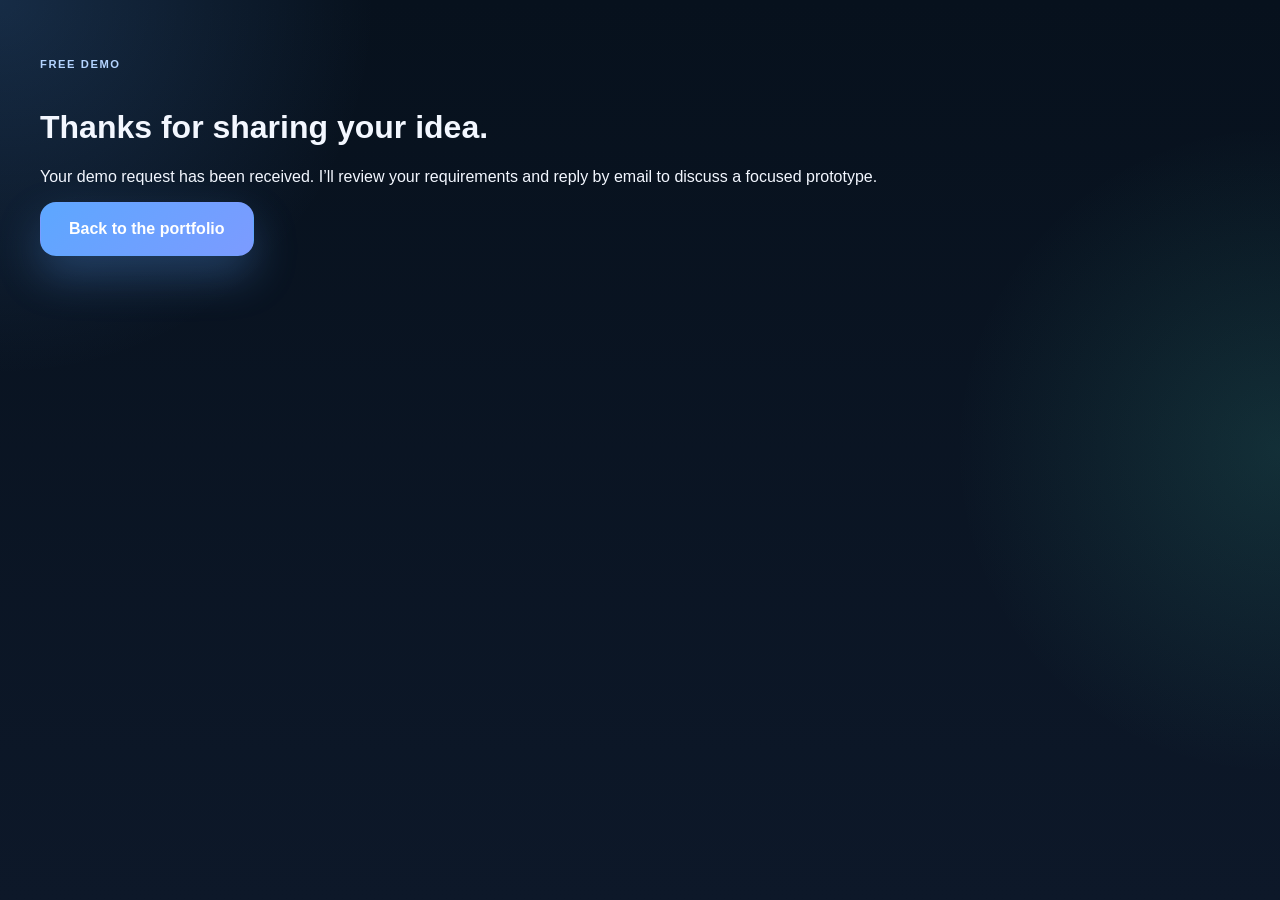
<file: manjit-singh-portfolio/demo-thank-you.html>
<!DOCTYPE html>
<html lang="en">
  <head>
    <meta charset="UTF-8" />
    <meta name="viewport" content="width=device-width, initial-scale=1.0" />
    <meta name="robots" content="noindex" />
    <title>Demo Request Received | Manjit Singh</title>
    <link rel="stylesheet" href="/style.css" />
  </head>
  <body>
    <main class="container content-section">
      <div class="section-label">Free Demo</div>
      <h1>Thanks for sharing your idea.</h1>
      <p>Your demo request has been received. I’ll review your requirements and reply by email to discuss a focused prototype.</p>
      <a class="btn primary" href="/">Back to the portfolio</a>
    </main>
  </body>
</html>
</file>
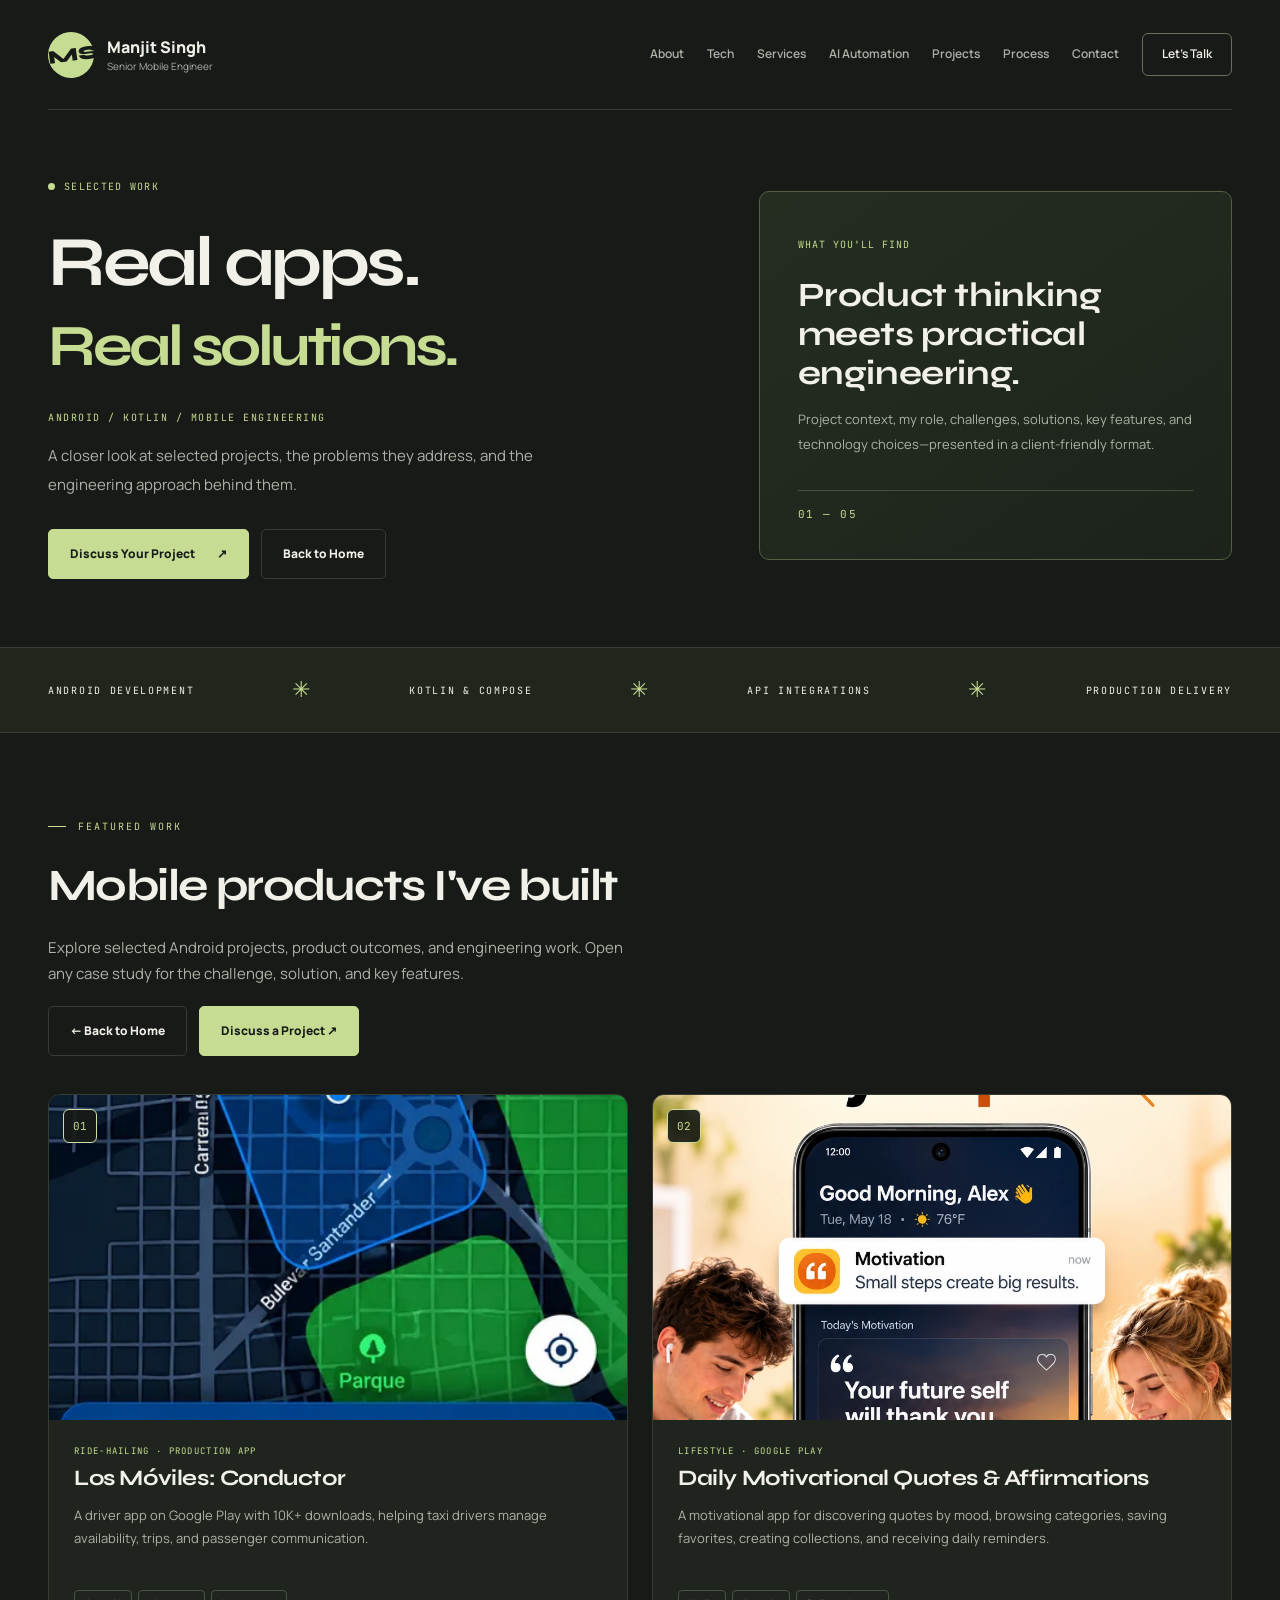
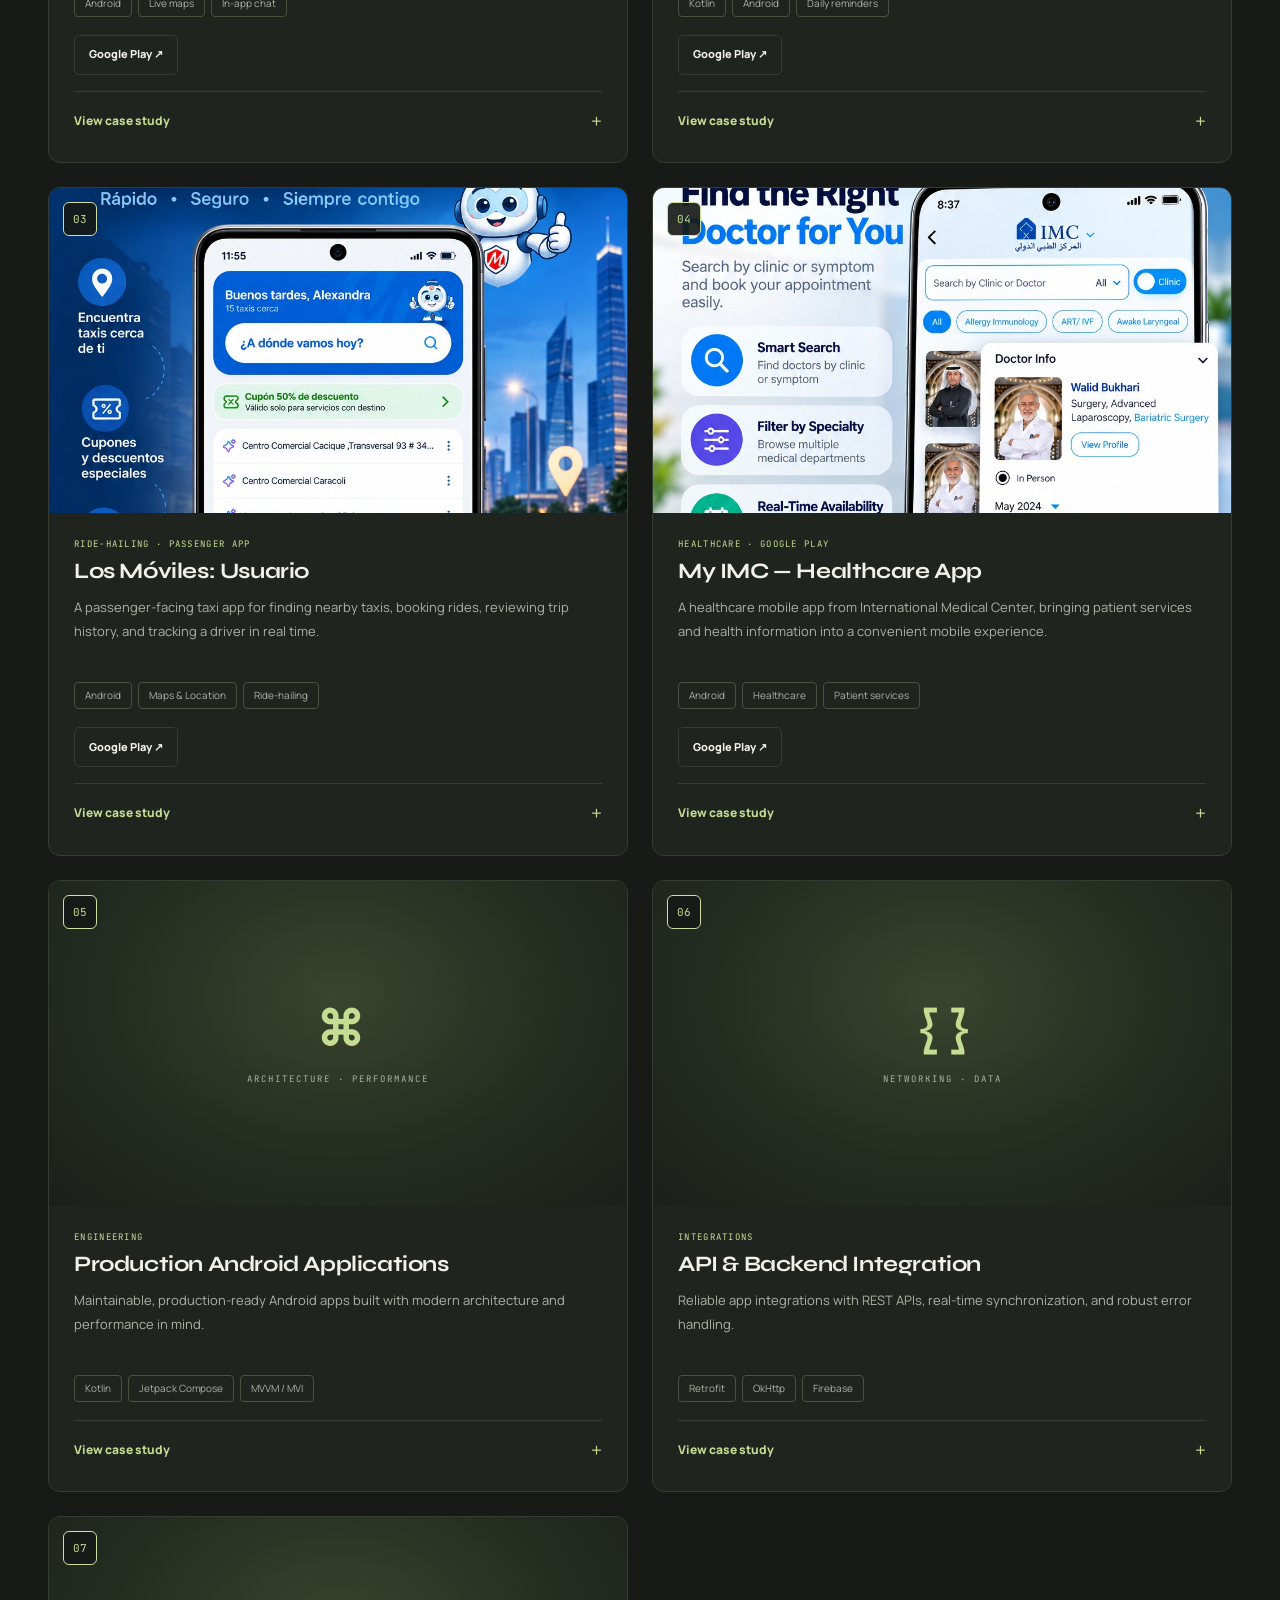
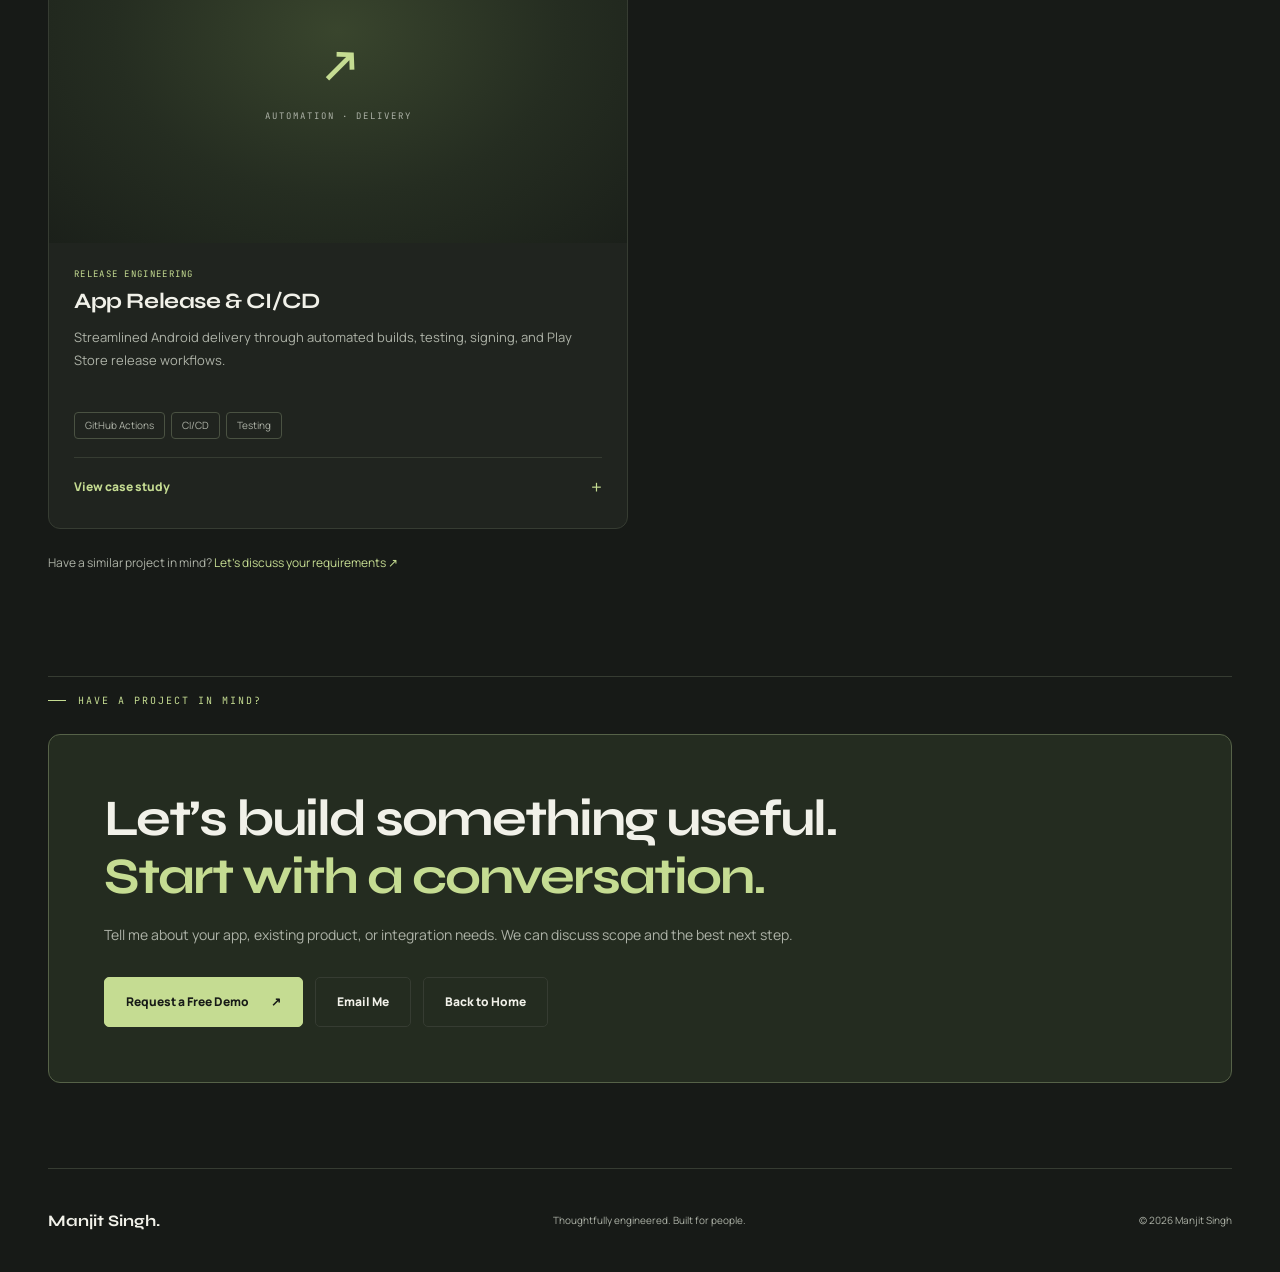
<file: manjit-singh-portfolio/projects.html>
<!DOCTYPE html>
<html lang="en">
  <head>
    <meta charset="UTF-8" />
    <meta name="viewport" content="width=device-width, initial-scale=1.0" />
    <meta name="description" content="Selected Android and mobile engineering projects by Manjit Singh, including app case studies, challenges, solutions, and technologies." />
    <meta property="og:title" content="Projects | Manjit Singh — Senior Mobile Engineer" />
    <meta property="og:description" content="Explore selected mobile app projects and engineering case studies." />
    <meta property="og:type" content="website" />
    <meta property="og:url" content="https://manjit-bhatia.netlify.app/projects.html" />
    <title>Projects | Manjit Singh — Senior Mobile Engineer</title>
    <link rel="preconnect" href="https://fonts.googleapis.com" />
    <link rel="preconnect" href="https://fonts.gstatic.com" crossorigin />
    <link href="https://fonts.googleapis.com/css2?family=Manrope:wght@400;500;600;700;800&family=Syne:wght@500;600;700;800&family=JetBrains+Mono:wght@500;600&display=swap" rel="stylesheet" />
    <link rel="stylesheet" href="style.css" />
  </head>
  <body>
    <a class="skip-link" href="#main-content">Skip to content</a>
    <div class="page-shell">
      <header class="topbar container">
        <a class="brand-wrap" href="index.html" style="text-decoration:none">
          <div class="brand-mark">MS</div>
          <div class="brand-text"><span class="brand-name">Manjit Singh</span><small>Senior Mobile Engineer</small></div>
        </a>
        <button class="menu-toggle" aria-expanded="false" aria-controls="main-nav">Menu <span aria-hidden="true">＋</span></button>
        <nav id="main-nav" class="main-nav" aria-label="Main navigation">
          <a href="index.html#about">About</a>
          <a href="index.html#tech">Tech</a>
          <a href="index.html#services">Services</a>
          <a href="index.html#automation">AI Automation</a>
          <a href="projects.html" class="is-active" aria-current="page">Projects</a>
          <a href="index.html#process">Process</a>
          <a href="index.html#contact">Contact</a>
          <a class="btn-pill" href="index.html#contact">Let's Talk</a>
        </nav>
      </header>
      <main>
        <section class="hero-section container projects-page-hero">
          <div class="hero-copy">
            <span class="status-pill">Selected Work</span>
            <h1>Real apps.<br /><span>Real solutions.</span></h1>
            <p class="tagline">ANDROID / KOTLIN / MOBILE ENGINEERING</p>
            <p class="intro">A closer look at selected projects, the problems they address, and the engineering approach behind them.</p>
            <div class="hero-actions">
              <a class="btn primary" href="index.html#contact">Discuss Your Project <span aria-hidden="true">↗</span></a>
              <a class="btn secondary" href="index.html">Back to Home</a>
            </div>
          </div>
          <div class="projects-page-aside">
            <span class="automation-eyebrow">What you'll find</span>
            <h3>Product thinking meets practical engineering.</h3>
            <p>Project context, my role, challenges, solutions, key features, and technology choices—presented in a client-friendly format.</p>
          </div>
        </section>
        <div class="expertise-strip" aria-label="Core expertise"><div class="container"><span>ANDROID DEVELOPMENT</span><i aria-hidden="true">✳</i><span>KOTLIN & COMPOSE</span><i aria-hidden="true">✳</i><span>API INTEGRATIONS</span><i aria-hidden="true">✳</i><span>PRODUCTION DELIVERY</span></div></div>
        <!-- FEATURED PROJECTS SECTION -->
        <section id="main-content" class="content-section container">
          <div class="section-label">Featured Work</div>
          <div class="projects-intro">
            <h2>Mobile products I've built</h2>
            <p>Explore selected Android projects, product outcomes, and engineering work. Open any case study for the challenge, solution, and key features.</p>
          </div>
          <div class="hero-actions" style="margin-top:20px"><a class="btn secondary" href="index.html">← Back to Home</a><a class="btn primary" href="index.html#contact">Discuss a Project ↗</a></div>

          <div class="project-grid">
            <article class="project-tile">
              <a class="project-tile-media" href="assets/los-moviles-home-map.webp" target="_blank" rel="noopener noreferrer" aria-label="View Los Móviles driver app screenshot">
                <img src="assets/los-moviles-home-map.webp" alt="Los Móviles driver app availability map and service area" loading="lazy" />
                <span class="project-tile-number">01</span>
              </a>
              <div class="project-tile-body">
                <p class="project-tile-kicker">Ride-hailing · Production app</p>
                <h3>Los Móviles: Conductor</h3>
                <p class="project-tile-summary">A driver app on Google Play with 10K+ downloads, helping taxi drivers manage availability, trips, and passenger communication.</p>
                <div class="project-tech"><span>Android</span><span>Live maps</span><span>In-app chat</span></div>
                <div class="project-tile-actions"><a class="btn secondary" href="https://play.google.com/store/apps/details?id=com.losmoviles.conductor" target="_blank" rel="noopener noreferrer">Google Play ↗</a></div>
                <details class="project-case-study">
                  <summary>View case study</summary>
                  <div class="project-case-content">
                    <div class="detail-item"><span class="detail-label">My Role</span><p>Android Developer on the driver app.</p></div>
                    <div class="detail-item"><span class="detail-label">Challenge</span><p>Drivers need to go online, accept a trip, reach passengers on time, and stay in contact while driving.</p></div>
                    <div class="detail-item"><span class="detail-label">Solution</span><p>A map-first home screen shows availability and service radius. The active-trip screen brings pickup countdown, passenger details, payment information, address, call, and chat actions together.</p></div>
                    <div class="project-shots">
                      <figure><img src="assets/los-moviles-welcome.webp" alt="Los Móviles driver app welcome screen" loading="lazy" /><figcaption>Welcome</figcaption></figure>
                      <figure><img src="assets/los-moviles-home-map.webp" alt="Los Móviles driver app availability map" loading="lazy" /><figcaption>Availability map</figcaption></figure>
                      <figure><img src="assets/los-moviles-active-trip.webp" alt="Los Móviles active trip screen" loading="lazy" /><figcaption>Active trip</figcaption></figure>
                    </div>
                  </div>
                </details>
              </div>
            </article>

            <article class="project-tile">
              <a class="project-tile-media project-tile-media--portrait" href="assets/start-every-day-inspired.webp" target="_blank" rel="noopener noreferrer" aria-label="View motivational quotes app promotional screenshot">
                <img src="assets/start-every-day-inspired.webp" alt="Daily motivational quotes app promotional screen" loading="lazy" />
                <span class="project-tile-number">02</span>
              </a>
              <div class="project-tile-body">
                <p class="project-tile-kicker">Lifestyle · Google Play</p>
                <h3>Daily Motivational Quotes &amp; Affirmations</h3>
                <p class="project-tile-summary">A motivational app for discovering quotes by mood, browsing categories, saving favorites, creating collections, and receiving daily reminders.</p>
                <div class="project-tech"><span>Kotlin</span><span>Android</span><span>Daily reminders</span></div>
                <div class="project-tile-actions"><a class="btn secondary" href="https://play.google.com/store/apps/details?id=com.motivation.affirmations&amp;hl=en" target="_blank" rel="noopener noreferrer">Google Play ↗</a></div>
                <details class="project-case-study">
                  <summary>View case study</summary>
                  <div class="project-case-content">
                    <div class="detail-item"><span class="detail-label">My Role</span><p>Android development focused on quote discovery, favorites and collections, and a clear, engaging user interface.</p></div>
                    <div class="detail-item"><span class="detail-label">Challenge</span><p>Help users find quotes that fit their mood quickly and return to saved inspiration without searching again.</p></div>
                    <div class="detail-item"><span class="detail-label">Solution</span><p>Organize the experience around searchable categories and mood-based discovery, with favorites, collections, and daily reminders.</p></div>
                    <div class="detail-item"><span class="detail-label">Key Features</span><p>Quote categories, search, favorites, collections, quote sharing, and daily motivational reminders.</p></div>
                    <div class="quote-screenshots" aria-label="Motivational quotes promotional screenshots">
                      <a href="assets/start-every-day-inspired.webp" target="_blank" rel="noopener noreferrer"><img src="assets/start-every-day-inspired.webp" alt="Start Every Day Inspired" loading="lazy" /></a>
                      <a href="assets/find_quotes_for_every_mood.webp" target="_blank" rel="noopener noreferrer"><img src="assets/find_quotes_for_every_mood.webp" alt="Find Quotes for Every Mood" loading="lazy" /></a>
                      <a href="assets/save_your_favorite_quotes.webp" target="_blank" rel="noopener noreferrer"><img src="assets/save_your_favorite_quotes.webp" alt="Save Your Favorite Quotes" loading="lazy" /></a>
                    </div>
                  </div>
                </details>
              </div>
            </article>

            <article class="project-tile">
              <a class="project-tile-media project-tile-media--portrait" href="assets/taxi_app_portfolio_showcase.webp" target="_blank" rel="noopener noreferrer" aria-label="View Los Móviles passenger taxi app screenshots">
                <img src="assets/taxi_app_portfolio_showcase.webp" alt="Los Móviles passenger taxi app home screen with nearby taxi options" loading="lazy" />
                <span class="project-tile-number">03</span>
              </a>
              <div class="project-tile-body">
                <p class="project-tile-kicker">Ride-hailing · Passenger app</p>
                <h3>Los Móviles: Usuario</h3>
                <p class="project-tile-summary">A passenger-facing taxi app for finding nearby taxis, booking rides, reviewing trip history, and tracking a driver in real time.</p>
                <div class="project-tech"><span>Android</span><span>Maps &amp; Location</span><span>Ride-hailing</span></div>
                <div class="project-tile-actions"><a class="btn secondary" href="https://play.google.com/store/apps/details?id=com.losmoviles.usuario&amp;hl=en-US" target="_blank" rel="noopener noreferrer">Google Play ↗</a></div>
                <details class="project-case-study">
                  <summary>View case study</summary>
                  <div class="project-case-content">
                    <div class="detail-item"><span class="detail-label">My Role</span><p>Android development for the passenger experience. Add the exact modules you personally worked on to make your contribution clear.</p></div>
                    <div class="detail-item"><span class="detail-label">Challenge</span><p>Passengers need to find a ride, understand fare options, follow driver arrival, and access previous trip details with minimal friction.</p></div>
                    <div class="detail-item"><span class="detail-label">Solution</span><p>A map-led booking flow, ride and fare options, driver tracking, and trip history bring key passenger actions into one app experience.</p></div>
                    <div class="detail-item"><span class="detail-label">Key Features</span><p>Nearby taxi discovery, ride booking, live driver tracking, trip history, fare options, and passenger support actions.</p></div>
                    <div class="project-shots">
                      <figure><img src="assets/taxi_app_portfolio_showcase.webp" alt="Los Móviles passenger app home screen" loading="lazy" /><figcaption>Home &amp; nearby taxis</figcaption></figure>
                      <figure><img src="assets/taxi_app_portfolio_promo.webp" alt="Taxi booking screen with map, fare and payment options" loading="lazy" /><figcaption>Ride booking</figcaption></figure>
                      <figure><img src="assets/taxi_trip_history_portfolio.webp" alt="Passenger trip history and ride details" loading="lazy" /><figcaption>Trip history</figcaption></figure>
                      <figure><img src="assets/taxi_driver_tracking_portfolio.webp" alt="Live driver tracking and ride status" loading="lazy" /><figcaption>Driver tracking</figcaption></figure>
                    </div>
                  </div>
                </details>
              </div>
            </article>

            <article class="project-tile">
              <a class="project-tile-media project-tile-media--portrait" href="assets/medical_app_portfolio_showcase.webp" target="_blank" rel="noopener noreferrer" aria-label="View My IMC healthcare app screenshot">
                <img src="assets/medical_app_portfolio_showcase.webp" alt="My IMC healthcare app mobile interface" loading="lazy" />
                <span class="project-tile-number">04</span>
              </a>
              <div class="project-tile-body">
                <p class="project-tile-kicker">Healthcare · Google Play</p>
                <h3>My IMC — Healthcare App</h3>
                <p class="project-tile-summary">A healthcare mobile app from International Medical Center, bringing patient services and health information into a convenient mobile experience.</p>
                <div class="project-tech"><span>Android</span><span>Healthcare</span><span>Patient services</span></div>
                <div class="project-tile-actions"><a class="btn secondary" href="https://play.google.com/store/apps/details?id=sa.med.imc.myimc&amp;hl=en&amp;gl=US" target="_blank" rel="noopener noreferrer">Google Play ↗</a></div>
                <details class="project-case-study">
                  <summary>View case study</summary>
                  <div class="project-case-content">
                    <div class="detail-item"><span class="detail-label">My Role</span><p>Mobile app development for a healthcare experience. Specify the exact features and modules you personally delivered before using this as a detailed client case study.</p></div>
                    <div class="detail-item"><span class="detail-label">Challenge</span><p>Patients need convenient access to healthcare services and relevant information from a mobile device.</p></div>
                    <div class="detail-item"><span class="detail-label">Solution</span><p>A mobile-first interface brings key patient workflows together, with dedicated screens for registration, medical services, and health-related information.</p></div>
                    <div class="detail-item"><span class="detail-label">Key Features</span><p>Healthcare service access, patient registration flows, laboratory report screens, and medication-related information, as represented in the portfolio visuals.</p></div>
                    <div class="project-shots">
                      <figure><img src="assets/medical_app_portfolio_showcase.webp" alt="My IMC healthcare app overview" loading="lazy" /><figcaption>App overview</figcaption></figure>
                      <figure><img src="assets/imc_registration_portfolio.webp" alt="My IMC patient registration interface" loading="lazy" /><figcaption>Registration</figcaption></figure>
                      <figure><img src="assets/laboratory_reports_portfolio.webp" alt="Healthcare app laboratory reports interface" loading="lazy" /><figcaption>Laboratory reports</figcaption></figure>
                      <figure><img src="assets/medcare_medication_portfolio.webp" alt="Healthcare app medication information interface" loading="lazy" /><figcaption>Medication</figcaption></figure>
                      <figure><img src="assets/complete_healthcare_app_portfolio.webp" alt="Complete healthcare app interface overview" loading="lazy" /><figcaption>Healthcare services</figcaption></figure>
                    </div>
                  </div>
                </details>
              </div>
            </article>

            <article class="project-tile project-tile--concept">
              <div class="project-tile-visual"><span class="project-tile-number">05</span><span class="project-visual-icon">⌘</span><span class="project-visual-caption">Architecture · Performance</span></div>
              <div class="project-tile-body">
                <p class="project-tile-kicker">Engineering</p>
                <h3>Production Android Applications</h3>
                <p class="project-tile-summary">Maintainable, production-ready Android apps built with modern architecture and performance in mind.</p>
                <div class="project-tech"><span>Kotlin</span><span>Jetpack Compose</span><span>MVVM / MVI</span></div>
                <details class="project-case-study"><summary>View case study</summary><div class="project-case-content">
                  <div class="detail-item"><span class="detail-label">Challenge</span><p>Build maintainable, high-performance applications that can scale with product and user growth.</p></div>
                  <div class="detail-item"><span class="detail-label">Solution</span><p>Use Clean Architecture, MVVM/MVI patterns, Kotlin Coroutines, and optimized data flows.</p></div>
                  <div class="detail-item"><span class="detail-label">Key Features</span><p>Jetpack Compose UI, Firebase integration, offline support, and performance optimization.</p></div>
                </div></details>
              </div>
            </article>

            <article class="project-tile project-tile--concept">
              <div class="project-tile-visual project-tile-visual--api"><span class="project-tile-number">06</span><span class="project-visual-icon">{ }</span><span class="project-visual-caption">Networking · Data</span></div>
              <div class="project-tile-body">
                <p class="project-tile-kicker">Integrations</p>
                <h3>API &amp; Backend Integration</h3>
                <p class="project-tile-summary">Reliable app integrations with REST APIs, real-time synchronization, and robust error handling.</p>
                <div class="project-tech"><span>Retrofit</span><span>OkHttp</span><span>Firebase</span></div>
                <details class="project-case-study"><summary>View case study</summary><div class="project-case-content">
                  <div class="detail-item"><span class="detail-label">Challenge</span><p>Maintain reliable communication, error handling, and data consistency across app states.</p></div>
                  <div class="detail-item"><span class="detail-label">Solution</span><p>Use Retrofit with OkHttp, request interceptors, structured error handling, and caching strategies.</p></div>
                  <div class="detail-item"><span class="detail-label">Key Features</span><p>Notifications, offline queuing, data synchronization, and WebSocket support.</p></div>
                </div></details>
              </div>
            </article>

            <article class="project-tile project-tile--concept">
              <div class="project-tile-visual project-tile-visual--release"><span class="project-tile-number">07</span><span class="project-visual-icon">↗</span><span class="project-visual-caption">Automation · Delivery</span></div>
              <div class="project-tile-body">
                <p class="project-tile-kicker">Release Engineering</p>
                <h3>App Release &amp; CI/CD</h3>
                <p class="project-tile-summary">Streamlined Android delivery through automated builds, testing, signing, and Play Store release workflows.</p>
                <div class="project-tech"><span>GitHub Actions</span><span>CI/CD</span><span>Testing</span></div>
                <details class="project-case-study"><summary>View case study</summary><div class="project-case-content">
                  <div class="detail-item"><span class="detail-label">Challenge</span><p>Make builds and releases repeatable while reducing manual errors.</p></div>
                  <div class="detail-item"><span class="detail-label">Solution</span><p>Configure GitHub Actions for automated builds, testing, signing, and staged deployment.</p></div>
                  <div class="detail-item"><span class="detail-label">Key Features</span><p>Automated builds, unit and integration tests, app signing, staged rollouts, and monitoring.</p></div>
                </div></details>
              </div>
            </article>
          </div>

          <div class="project-note"><p>Have a similar project in mind? <a href="index.html#contact">Let's discuss your requirements ↗</a></p></div>
        </section>


        <section class="content-section container projects-page-cta">
          <div class="section-label">Have a project in mind?</div>
          <div class="contact-wrap">
            <h3>Let’s build something useful.<br /><span>Start with a conversation.</span></h3>
            <p class="contact-subtext">Tell me about your app, existing product, or integration needs. We can discuss scope and the best next step.</p>
            <div class="contact-cta">
              <a class="btn primary" href="index.html#demo-request">Request a Free Demo <span aria-hidden="true">↗</span></a>
              <a class="btn secondary" href="mailto:mbmanjit5@gmail.com?subject=Project%20Enquiry">Email Me</a>
              <a class="btn secondary" href="index.html">Back to Home</a>
            </div>
          </div>
        </section>
      </main>
      <footer class="footer container">
        <div class="footer-content"><p><strong>Manjit Singh</strong></p><p>Senior Mobile Engineer • Android • Kotlin • Jetpack Compose • AI</p></div>
      </footer>
    </div>
    <script src="script.js"></script>
  </body>
</html>
</file>
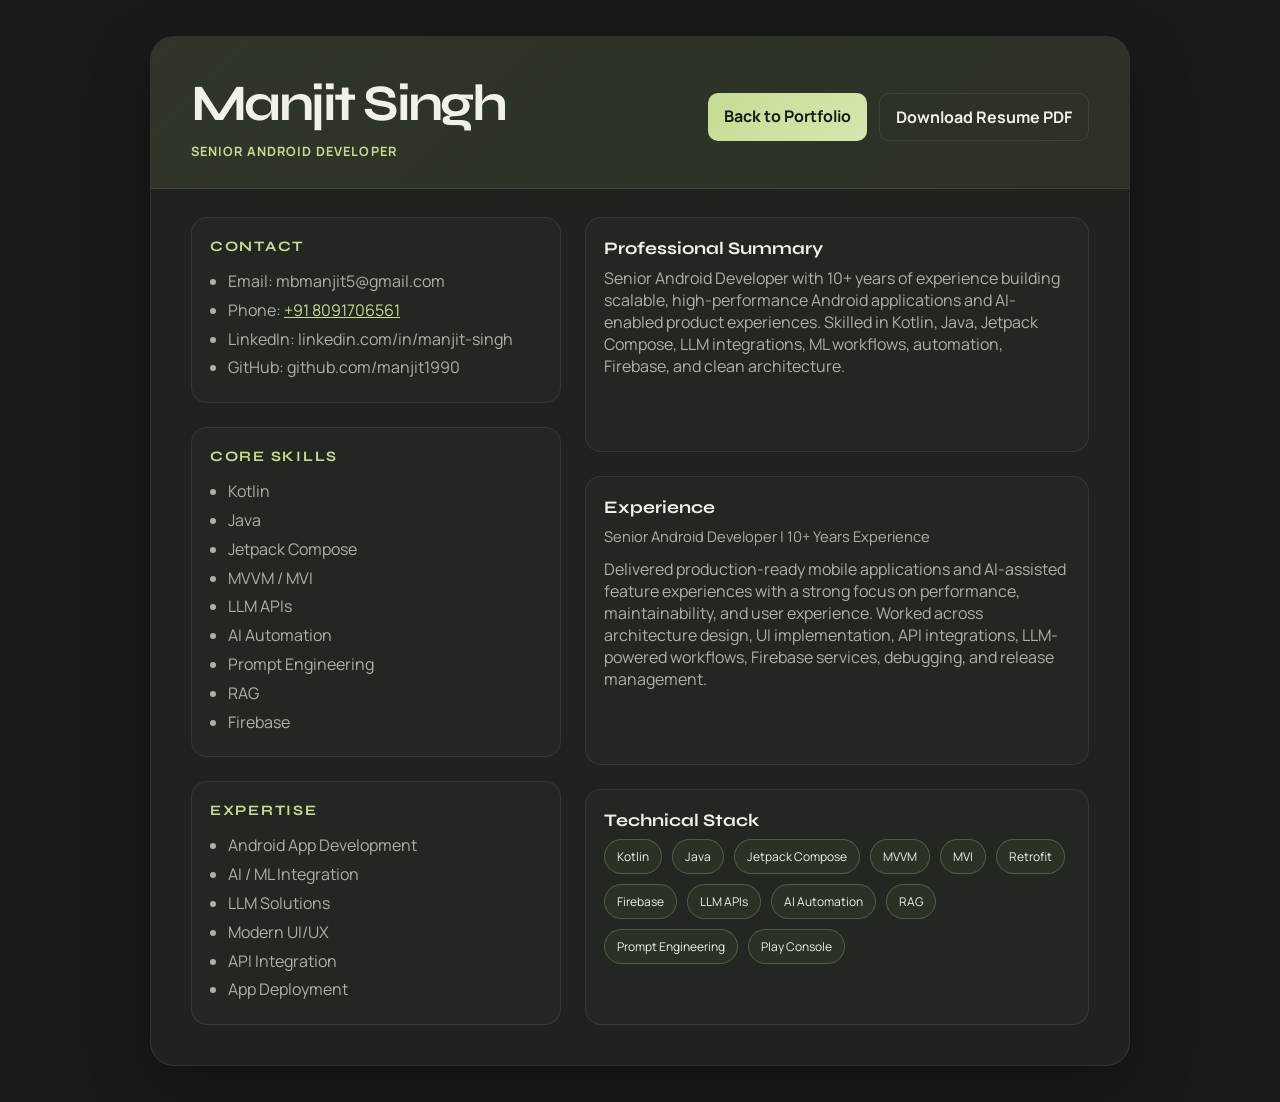
<file: manjit-singh-portfolio/resume.html>
<!DOCTYPE html>
<html lang="en">
  <head>
    <meta charset="UTF-8" />
    <meta name="viewport" content="width=device-width, initial-scale=1.0" />
    <title>Manjit Singh | Resume</title>
    <link rel="preconnect" href="https://fonts.googleapis.com" />
    <link rel="preconnect" href="https://fonts.gstatic.com" crossorigin />
    <link href="https://fonts.googleapis.com/css2?family=Manrope:wght@400;500;600;700;800&family=Syne:wght@500;600;700;800&display=swap" rel="stylesheet" />
    <style>
      :root {
        --bg: #171a17;
        --surface: #20241f;
        --surface-2: #293121;
        --text: #f1f1e9;
        --muted: #adb2a7;
        --primary: #c5dc92;
        --secondary: #c5dc92;
        --line: rgba(255,255,255,0.08);
      }

      * { box-sizing: border-box; }

      body {
        margin: 0;
        font-family: "Manrope", sans-serif;
        color: var(--text);
        background: #171a17;
      }

      .page {
        max-width: 980px;
        margin: 36px auto;
        background: rgba(32, 36, 31, 0.96);
        border: 1px solid var(--line);
        border-radius: 24px;
        box-shadow: 0 24px 60px rgba(0,0,0,0.28);
        overflow: hidden;
      }

      .header {
        padding: 36px 40px 28px;
        background: linear-gradient(135deg, rgba(197,220,146,0.1), rgba(197,220,146,0.08));
        border-bottom: 1px solid var(--line);
      }

      .header-top {
        display: flex;
        justify-content: space-between;
        align-items: center;
        gap: 24px;
        flex-wrap: wrap;
      }

      h1, h2, h3 { font-family: "Syne", sans-serif; }
      a { color: var(--primary); }
      a:focus-visible { outline: 2px solid var(--primary); outline-offset: 4px; }

      h1 {
        margin: 0;
        font-size: clamp(2.1rem, 4vw, 3.2rem);
        letter-spacing: -0.05em;
      }

      .role {
        margin-top: 8px;
        color: var(--primary);
        font-weight: 700;
        letter-spacing: 0.08em;
        text-transform: uppercase;
        font-size: 0.8rem;
      }

      .actions {
        display: flex;
        gap: 12px;
        flex-wrap: wrap;
      }

      .btn {
        display: inline-block;
        padding: 12px 16px;
        border-radius: 10px;
        font-weight: 700;
        text-decoration: none;
      }

      .btn.primary {
        background: linear-gradient(135deg, var(--primary), #d5e8b0);
        color: #171a17;
      }

      .btn.secondary {
        border: 1px solid var(--line);
        color: var(--text);
      }

      .content {
        display: grid;
        grid-template-columns: 1.1fr 1.5fr;
        gap: 24px;
        padding: 28px 40px 40px;
      }

      .sidebar,
      .main {
        display: grid;
        gap: 24px;
      }

      .card {
        background: rgba(255,255,255,0.02);
        border: 1px solid var(--line);
        border-radius: 16px;
        padding: 20px 18px;
      }

      .card h2 {
        margin: 0 0 12px;
        font-size: 0.9rem;
        letter-spacing: 0.12em;
        text-transform: uppercase;
        color: var(--primary);
      }

      .list {
        margin: 0;
        padding-left: 18px;
        color: var(--muted);
        line-height: 1.8;
      }

      .main h3 {
        margin: 0 0 8px;
        font-size: 1.1rem;
      }

      .meta {
        margin-bottom: 12px;
        color: var(--muted);
        font-size: 0.92rem;
      }

      p {
        color: var(--muted);
        margin: 0 0 14px;
      }

      .skill-tags {
        display: flex;
        flex-wrap: wrap;
        gap: 10px;
      }

      .skill-tags span {
        border: 1px solid rgba(197,220,146,0.25);
        background: rgba(197,220,146,0.05);
        color: var(--text);
        border-radius: 999px;
        padding: 8px 12px;
        font-size: 0.75rem;
      }

      @media (max-width: 760px) {
        .page { margin: 18px 12px; }
        .header, .content { padding-left: 20px; padding-right: 20px; }
        .content { grid-template-columns: 1fr; }
      }
    </style>
  </head>
  <body>
    <div class="page">
      <header class="header">
        <div class="header-top">
          <div>
            <h1>Manjit Singh</h1>
            <div class="role">Senior Android Developer</div>
          </div>
          <div class="actions">
            <a class="btn primary" href="index.html">Back to Portfolio</a>
            <a class="btn secondary" href="Manjit_Resume.pdf" download="Manjit_Singh_Resume.pdf">Download Resume PDF</a>
          </div>
        </div>
      </header>

      <main class="content">
        <aside class="sidebar">
          <section class="card">
            <h2>Contact</h2>
            <ul class="list">
              <li>Email: mbmanjit5@gmail.com</li>
              <li>Phone: <a href="tel:+918091706561">+91 8091706561</a></li>
              <li>LinkedIn: linkedin.com/in/manjit-singh</li>
              <li>GitHub: github.com/manjit1990</li>
            </ul>
          </section>

          <section class="card">
            <h2>Core Skills</h2>
            <ul class="list">
              <li>Kotlin</li>
              <li>Java</li>
              <li>Jetpack Compose</li>
              <li>MVVM / MVI</li>
              <li>LLM APIs</li>
              <li>AI Automation</li>
              <li>Prompt Engineering</li>
              <li>RAG</li>
              <li>Firebase</li>
            </ul>
          </section>

          <section class="card">
            <h2>Expertise</h2>
            <ul class="list">
              <li>Android App Development</li>
              <li>AI / ML Integration</li>
              <li>LLM Solutions</li>
              <li>Modern UI/UX</li>
              <li>API Integration</li>
              <li>App Deployment</li>
            </ul>
          </section>
        </aside>

        <section class="main">
          <div class="card">
            <h3>Professional Summary</h3>
            <p>
              Senior Android Developer with 10+ years of experience building scalable, high-performance Android applications and AI-enabled product experiences. Skilled in Kotlin, Java, Jetpack Compose, LLM integrations, ML workflows, automation, Firebase, and clean architecture.
            </p>
          </div>

          <div class="card">
            <h3>Experience</h3>
            <div class="meta">Senior Android Developer | 10+ Years Experience</div>
            <p>
              Delivered production-ready mobile applications and AI-assisted feature experiences with a strong focus on performance, maintainability, and user experience. Worked across architecture design, UI implementation, API integrations, LLM-powered workflows, Firebase services, debugging, and release management.
            </p>
          </div>

          <div class="card">
            <h3>Technical Stack</h3>
            <div class="skill-tags">
              <span>Kotlin</span>
              <span>Java</span>
              <span>Jetpack Compose</span>
              <span>MVVM</span>
              <span>MVI</span>
              <span>Retrofit</span>
              <span>Firebase</span>
              <span>LLM APIs</span>
              <span>AI Automation</span>
              <span>RAG</span>
              <span>Prompt Engineering</span>
              <span>Play Console</span>
            </div>
          </div>
        </section>
      </main>
    </div>
  </body>
</html>
</file>
<file: manjit-singh-portfolio/style.css>
:root{--bg:#171a17;--card:#20241f;--text:#f1f1e9;--muted:#adb2a7;--primary:#c5dc92;--secondary:#c5dc92;--line:#363c32;--display:'Syne',sans-serif;--mono:'JetBrains Mono',monospace}
*{box-sizing:border-box}html{scroll-behavior:smooth;scroll-padding-top:105px}body{margin:0;background:var(--bg);color:var(--text);font-family:'Manrope',sans-serif;font-size:15px;line-height:1.7}::selection{background:var(--primary);color:var(--bg)}a{color:inherit}button{font:inherit}img{display:block;max-width:100%}.container{width:min(1280px,calc(100% - 96px));margin-inline:auto}.page-shell{overflow:clip}a,button{-webkit-tap-highlight-color:transparent}a:focus-visible,button:focus-visible{outline:2px solid var(--primary);outline-offset:6px}.skip-link{position:fixed;top:10px;left:10px;z-index:10;background:var(--primary);color:var(--bg);padding:12px;transform:translateY(-150%)}.skip-link:focus{transform:none}.topbar{display:flex;align-items:center;justify-content:space-between;gap:24px;min-height:110px;border-bottom:1px solid var(--line)}.brand-wrap{display:flex;align-items:center;gap:13px}.brand-mark{display:grid;place-items:center;width:46px;height:46px;background:var(--primary);color:var(--bg);border-radius:50%;font-family:var(--display);font-weight:800;font-size:19px;transform:rotate(-8deg)}.brand-text{display:flex;flex-direction:column;line-height:1.5}.brand-name{font-weight:800;font-size:16px}.brand-text small{font-size:10px;color:var(--muted)}.main-nav{display:flex;gap:23px;align-items:center}.main-nav a{text-decoration:none;color:var(--muted);font-size:12px;font-weight:600;transition:color .2s}.main-nav a:hover,.main-nav a.is-active{color:var(--primary)}.main-nav .btn-pill{color:var(--text);border:1px solid #66715b;border-radius:6px;padding:10px 19px}.main-nav .btn-pill:hover{background:var(--primary);color:var(--bg)}.menu-toggle{display:none}.hero-section{display:grid;grid-template-columns:1.25fr 1fr;gap:70px;align-items:center;padding-block:76px 80px}.status-pill{display:inline-flex;align-items:center;gap:9px;color:var(--primary);font-family:var(--mono);font-size:10px;text-transform:uppercase;letter-spacing:1.3px}.status-pill:before{content:'';width:7px;height:7px;border-radius:50%;background:var(--primary)}h1,h2,h3,h4{font-family:var(--display);line-height:1.15}h1{font-size:clamp(48px,5.2vw,76px);font-weight:700;letter-spacing:-3.5px;margin:24px 0}h1 span{color:var(--primary);font-size:.83em}.tagline{font-family:var(--mono);font-size:10px;letter-spacing:1.5px;color:var(--primary);margin:26px 0 16px}.intro{color:var(--muted);max-width:510px;font-size:15px;line-height:1.9}.hero-metrics{display:flex;gap:24px;margin:30px 0}.hero-metrics span{display:flex;flex-direction:column;color:var(--muted);font-size:10px;border-right:1px solid var(--line);padding-right:24px}.hero-metrics span:last-child{border:0;padding:0}.hero-metrics b{color:var(--text);font-size:15px;margin-bottom:4px}.hero-actions,.contact-cta{display:flex;flex-wrap:wrap;gap:12px;margin-top:30px}.btn{display:inline-flex;justify-content:center;align-items:center;gap:22px;min-height:50px;padding:12px 21px;border:1px solid var(--line);border-radius:5px;text-decoration:none;font-size:12px;font-weight:800;transition:transform .2s,background .2s,color .2s}.btn:hover{transform:translateY(-3px)}.btn.primary{background:var(--primary);border-color:var(--primary);color:var(--bg)}.btn.primary:hover{background:#d5e8b0}.btn.secondary:hover{border-color:var(--primary);color:var(--primary)}.hero-visual{position:relative;padding:13px 14px 22px}.hero-visual:before{content:'';position:absolute;inset:0 0 8px 0;border:1px solid #73845c;border-radius:160px 160px 16px 16px;transform:rotate(5deg)}.profile-card{position:relative;border-radius:150px 150px 10px 10px;background:#323b2b}.profile-card img{width:100%;height:510px;object-fit:cover;object-position:center 22%;border-radius:150px 150px 10px 10px;filter:saturate(.65)}.profile-card:after{content:'';position:absolute;inset:50% 0 0;background:linear-gradient(transparent,#151c15e8);border-radius:0 0 10px 10px;pointer-events:none}.float-tag{position:absolute;z-index:1;font-size:10px;font-weight:700;border:1px solid #58634b;padding:11px 15px;border-radius:6px;background:#232a20}.float-tag.first{top:28px;right:-30px;transform:rotate(7deg);background:var(--primary);color:var(--bg);border:none}.float-tag.first span{margin-right:6px;font-size:18px}.float-tag.second{top:62%;left:-37px;transform:rotate(-5deg)}.float-tag.third{right:-25px;bottom:110px;font-family:var(--display);font-size:21px;background:var(--text);color:var(--bg);transform:rotate(6deg);border:0}.profile-footer{position:absolute;z-index:1;bottom:25px;left:25px;display:flex;flex-direction:column}.profile-footer strong{font-family:var(--display);font-size:23px}.profile-footer small{font-size:10px;letter-spacing:1px;color:var(--primary)}.expertise-strip{border-block:1px solid var(--line);background:#20261c}.expertise-strip>div{display:flex;justify-content:space-between;align-items:center;gap:20px;padding-block:23px;font-family:var(--mono);font-size:10px;letter-spacing:1.7px}.expertise-strip i{font-size:22px;color:var(--primary);font-style:normal}.content-section{padding-block:85px;border-bottom:1px solid var(--line)}.section-label{display:flex;gap:12px;align-items:center;margin-bottom:25px;color:var(--primary);font-family:var(--mono);font-size:10px;text-transform:uppercase;letter-spacing:2px}.section-label:before{content:'';width:18px;height:1px;background:var(--primary)}h2{font-size:clamp(30px,3.5vw,48px);letter-spacing:-1.6px;margin:0 0 24px;max-width:790px}h3{font-size:20px;letter-spacing:-.4px;margin:0 0 16px}p{color:var(--muted);margin:0 0 17px}.split-grid{display:grid;grid-template-columns:1.1fr 1fr;gap:100px;align-items:start}.split-grid h2{max-width:450px}.tech-grid,.services-grid,.ai-features{display:grid;grid-template-columns:repeat(3,minmax(0,1fr));gap:1px;background:var(--line);border:1px solid var(--line);margin-top:35px;border-radius:9px;overflow:hidden}.tech-category,.service-category,.ai-feature{background:var(--bg);padding:30px;transition:background .2s}.tech-category:hover,.service-category:hover,.ai-feature:hover{background:var(--card)}.tech-category h3,.service-category h3{font-size:17px}.tech-category ul,.service-category ul,.stack-box ul{padding:0;margin:0;list-style:none;color:var(--muted);font-size:13px;line-height:2.1}.tech-category li:before,.service-category li:before{content:'↗';color:#7c8c68;margin-right:10px}.services-intro p,.projects-intro p,.ai-intro{max-width:600px}.service-category{counter-increment:service}.service-category:before{content:'0' counter(service);display:block;font-family:var(--mono);font-size:11px;color:var(--primary);margin-bottom:25px}.services-grid{counter-reset:service}.kmp-content{display:grid;grid-template-columns:1.15fr 1fr;gap:80px}.kmp-text h2 span{color:var(--primary)}.kmp-features{display:grid;gap:18px;margin-top:30px}.kmp-feature{display:grid;grid-template-columns:140px 1fr;gap:15px;border-top:1px solid var(--line);padding-top:16px;font-size:12px}.kmp-feature strong{color:var(--text)}.kmp-feature span{color:var(--muted)}.kmp-stack{display:grid;grid-template-columns:1fr 1fr;gap:16px;align-content:center}.stack-box{padding:25px;border:1px solid var(--line);border-radius:8px;background:var(--card)}.stack-box:first-child{grid-column:1/-1;border-color:#63704e;background:#293121}.stack-box h4{color:var(--primary);margin:0 0 12px}.ai-feature p{font-size:13px;margin:0}.automation-layout{display:grid;grid-template-columns:1.15fr 1fr;gap:70px}.automation-copy .automation-lead{font-size:19px;color:var(--text)}.automation-copy>p{font-size:14px}.automation-example{padding:35px;background:#242c20;border:1px solid #526044;border-radius:10px;align-self:start;position:relative}.automation-eyebrow{font:10px var(--mono);color:var(--primary);text-transform:uppercase;letter-spacing:1px}.automation-example h3{font-size:26px;line-height:1.3;margin-top:18px}.automation-example ol{padding:0;list-style:none;counter-reset:flow}.automation-example li{position:relative;padding:0 0 26px 43px;counter-increment:flow}.automation-example li:before{content:'0' counter(flow);position:absolute;left:0;top:2px;font:11px var(--mono);color:var(--primary)}.automation-example li strong,.automation-example li span{display:block}.automation-example li strong{font-size:13px;margin-bottom:7px}.automation-example li span,.automation-example>p{color:var(--muted);font-size:12px}.automation-example>p{border-top:1px solid #46503c;padding-top:20px;margin:0}.automation-use-cases{display:grid;grid-template-columns:repeat(2,minmax(0,1fr));gap:0 40px;margin-top:50px}.automation-use-cases article{padding:25px 0;border-top:1px solid var(--line)}.automation-use-cases p,.automation-delivery p{font-size:13px;margin:0}.automation-delivery{padding:25px 30px;background:var(--card);border-left:2px solid var(--primary);margin-top:20px}.automation-delivery h3{font-size:17px}.featured-projects{display:grid;gap:22px;margin-top:35px}.project-card{display:grid;grid-template-columns:1fr 1.25fr;gap:5px 55px;border:1px solid var(--line);border-radius:9px;padding:35px;background:var(--card)}.project-header{display:flex;align-items:start;gap:22px}.project-number{font:12px var(--mono);color:var(--primary);padding-top:5px}.project-header h3{font-size:25px}.project-description{grid-column:1;max-width:390px;font-size:14px}.project-details{grid-column:2;grid-row:1/4;display:grid;gap:16px}.detail-item{border-bottom:1px solid var(--line);padding-bottom:12px}.detail-item:last-child{border:none}.detail-label{font:9px var(--mono);letter-spacing:1px;text-transform:uppercase;color:var(--primary)}.detail-item p{font-size:12px;margin:6px 0 0}.project-tech{display:flex;flex-wrap:wrap;align-content:end;gap:6px}.project-tech span{font-size:10px;padding:4px 10px;border:1px solid #4a5242;border-radius:4px;color:var(--muted)}.project-note{margin-top:24px;font-size:12px}.process-steps{display:grid;grid-template-columns:repeat(3,minmax(0,1fr));gap:35px;margin-top:40px}.process-step{border-top:1px solid var(--line);padding-top:22px}.step-number{font:11px var(--mono);color:var(--primary);margin-bottom:20px}.process-step p{font-size:13px}.why-grid{display:grid;grid-template-columns:repeat(2,minmax(0,1fr));gap:0 55px;margin-top:30px}.why-card{padding:25px 0;border-top:1px solid var(--line)}.why-card h3{font-size:18px}.why-card p{font-size:13px;margin:0}.contact-wrap{margin-top:70px;border:1px solid #566248;border-radius:12px;padding:55px;background:#242c20;position:relative}.contact-wrap>h3{font-size:clamp(32px,4vw,54px);letter-spacing:-2px;max-width:900px}.contact-wrap>h3 span{color:var(--primary)}.contact-subtext{max-width:690px;font-size:14px}.contact-boxes{display:grid;grid-template-columns:repeat(2,minmax(0,1fr));gap:25px 40px;margin-top:35px}.contact-boxes>div{border-top:1px solid #48533e;padding-top:15px;display:flex;flex-direction:column;gap:8px;min-width:0}.contact-boxes span{font:9px var(--mono);text-transform:uppercase;letter-spacing:1.5px;color:var(--primary)}.contact-boxes a{font-size:13px;text-decoration:none;overflow-wrap:anywhere}.contact-boxes a:hover{color:var(--primary)}.footer{display:flex;justify-content:space-between;align-items:center;gap:25px;padding-block:38px;font-size:10px;color:var(--muted)}.footer b{color:var(--text);font-family:var(--display);font-size:16px}.hero-copy{animation:arrive .8s ease both}.hero-visual{animation:arrive 1s .15s ease both}@keyframes arrive{from{opacity:0;transform:translateY(20px)}to{opacity:1;transform:translateY(0)}}.reveal{opacity:0;transform:translateY(20px);transition:opacity .6s,transform .6s}.reveal.is-visible{opacity:1;transform:none}
@media(min-width:1500px){.hero-section{padding-block:100px}.profile-card img{height:560px}}@media(max-width:1100px){.container{width:calc(100% - 56px)}.main-nav{gap:14px}.main-nav a{font-size:10px}.hero-section{gap:40px}h1{font-size:55px}.hero-metrics{gap:12px}.hero-metrics span{padding-right:12px}.profile-card img{height:470px}.split-grid,.automation-layout,.kmp-content{gap:40px}.expertise-strip>div{font-size:8px;letter-spacing:1px}}
@media(max-width:800px){.topbar{min-height:85px;position:relative;flex-wrap:wrap}.menu-toggle{display:flex;align-items:center;gap:20px;border:1px solid var(--line);border-radius:5px;padding:8px 14px;color:var(--text);background:var(--card);font-size:12px}.main-nav{display:none;width:100%;padding-bottom:22px;grid-template-columns:1fr 1fr;gap:10px}.main-nav.is-open{display:grid}.main-nav a{font-size:13px;padding:9px}.hero-section{grid-template-columns:1fr 0.85fr;gap:30px;padding-block:50px}h1{font-size:43px;letter-spacing:-2px}.hero-metrics{flex-wrap:wrap}.hero-metrics span{font-size:9px}.hero-metrics b{font-size:12px}.hero-actions{gap:8px}.hero-actions .btn{font-size:10px;padding:10px 13px;gap:12px}.profile-card img{height:410px}.float-tag.first{right:-15px;font-size:8px}.float-tag.second{left:-15px;font-size:8px}.float-tag.third{right:-15px;font-size:16px}.tech-grid,.services-grid,.ai-features{grid-template-columns:1fr 1fr}.split-grid,.kmp-content,.automation-layout{grid-template-columns:1fr;gap:25px}.split-grid h2{max-width:600px}.kmp-stack{max-width:600px}.content-section{padding-block:60px}.contact-wrap{padding:35px}.process-steps{gap:22px}.footer{flex-wrap:wrap}.footer>span:nth-child(2){display:none}}
@media(max-width:560px){.container{width:calc(100% - 40px)}.hero-section{grid-template-columns:1fr;padding-block:38px 48px;gap:42px}.hero-copy h1{font-size:clamp(40px,10vw,58px);letter-spacing:-2.5px}.intro{font-size:14px}.hero-metrics{gap:15px}.hero-metrics span{padding-right:15px}.hero-actions .btn{font-size:11px;flex:1;padding-inline:10px}.hero-visual{width:min(340px,calc(100% - 22px));margin-inline:auto}.profile-card img{height:405px}.expertise-strip>div{display:grid;grid-template-columns:1fr 1fr;gap:15px;font-size:8px}.expertise-strip i{display:none}.tech-grid,.services-grid,.ai-features{grid-template-columns:1fr}.tech-category,.service-category,.ai-feature{padding:25px}.tech-category ul,.service-category ul{display:flex;flex-wrap:wrap;gap:0 14px}.tech-category li:before,.service-category li:before{display:none}.service-category:before{margin-bottom:15px}.automation-use-cases,.why-grid{grid-template-columns:1fr}.automation-example{padding:25px}.automation-copy .btn{width:100%;font-size:11px}.project-card{grid-template-columns:1fr;padding:25px;gap:16px}.project-details{grid-column:1;grid-row:auto}.project-header h3{font-size:22px}.project-description{margin:0}.project-tech{grid-row:3;margin-bottom:8px}.process-steps{grid-template-columns:1fr 1fr;gap:20px}.process-step h3{font-size:17px}.process-step p{font-size:12px}.kmp-feature{grid-template-columns:1fr;gap:4px}.stack-box{padding:20px}.contact-wrap{padding:30px 22px;margin-top:40px}.contact-wrap>h3{font-size:34px;letter-spacing:-1px}.contact-boxes{grid-template-columns:1fr;gap:20px}.contact-cta .btn{width:100%}.footer{padding-block:30px;font-size:9px}.section-label{font-size:9px}}
@media(prefers-reduced-motion:reduce){html{scroll-behavior:auto}*,*:before,*:after{animation:none!important;transition:none!important}.reveal{opacity:1;transform:none}}

/* Free demo offer and request form */
.demo-layout{display:grid;grid-template-columns:1.2fr 1fr;gap:60px;align-items:start}.demo-copy h2 span{color:var(--primary)}.demo-copy>p{max-width:640px}.demo-copy>.btn{margin-top:12px}.demo-scope{background:var(--card);border:1px solid #526044;border-radius:9px;padding:30px}.demo-scope ul{padding-left:20px;margin:20px 0;color:var(--text);font-size:14px}.demo-scope li{padding:0 0 14px 5px}.demo-scope li::marker{color:var(--primary)}.demo-scope p{border-top:1px solid var(--line);padding-top:18px;margin:0;font-size:13px}.demo-request{margin-top:35px;border:1px solid var(--line);border-radius:9px;scroll-margin-top:30px}.demo-request summary{padding:22px 28px;cursor:pointer;color:var(--primary);font-weight:700}.demo-request summary:focus-visible{outline:2px solid var(--primary);outline-offset:4px}.demo-request[open] summary{border-bottom:1px solid var(--line)}.demo-form{padding:28px}.demo-form-intro{font-size:13px}.demo-fields{display:grid;grid-template-columns:repeat(2,minmax(0,1fr));gap:22px}.demo-fields label{display:flex;flex-direction:column;gap:8px;font-size:13px;font-weight:700;min-width:0}.demo-fields input,.demo-fields select,.demo-fields textarea{width:100%;min-width:0;padding:12px 14px;border:1px solid #59634e;border-radius:5px;background:var(--bg);color:var(--text);font:inherit;font-weight:400;color-scheme:dark}.demo-fields textarea{resize:vertical;min-height:100px}.demo-fields input::placeholder,.demo-fields textarea::placeholder{color:var(--muted);opacity:1}.demo-fields :is(input,select,textarea):focus-visible{outline:2px solid var(--primary);outline-offset:3px}.demo-field-wide{grid-column:1/-1}.demo-submit{display:flex;align-items:center;flex-wrap:wrap;gap:20px;margin-top:26px}.demo-submit button{cursor:pointer}.demo-submit button:disabled{cursor:wait;opacity:.65;transform:none}.demo-status{margin:0;font-size:13px;max-width:550px}.demo-status[data-state="success"]{color:var(--primary)}.demo-status[data-state="error"]{color:#f0b5a4}
@media(max-width:800px){.demo-layout{grid-template-columns:1fr;gap:28px}}
@media(max-width:560px){.demo-fields{grid-template-columns:1fr}.demo-form,.demo-scope{padding:22px}.demo-request summary{padding:20px 22px}.demo-copy>.btn,.demo-submit,.demo-submit button{width:100%}.hero-actions .btn{flex-basis:100%}}

.project-card--featured .project-details{grid-row:1/5}.project-link{grid-column:1;justify-self:start;align-self:start;min-height:42px;margin:6px 0 10px}.project-shots{grid-column:1/-1;display:grid;grid-template-columns:repeat(3,minmax(0,1fr));gap:18px;margin-top:22px;max-width:760px}.project-shots figure{margin:0}.project-shots img{width:100%;height:auto;border:1px solid var(--line);border-radius:14px}.project-shots figcaption{font:10px var(--mono);letter-spacing:1px;text-transform:uppercase;color:var(--muted);margin-top:8px}.project-shots-note{grid-column:1/-1;font-size:11px;margin:4px 0 0}
@media(max-width:560px){.project-link{grid-column:1;width:100%}.project-shots{grid-template-columns:repeat(3,minmax(140px,1fr));overflow-x:auto;scroll-snap-type:x mandatory;padding-bottom:8px}.project-shots figure{scroll-snap-align:start}.project-card--featured .project-details{grid-row:auto}}


/* Motivational quotes project: compact horizontal screenshot gallery */
.quote-screenshots{grid-column:1/-1;display:flex;gap:16px;overflow-x:auto;overscroll-behavior-x:contain;scroll-snap-type:x mandatory;padding:4px 2px 12px;margin-top:18px;max-width:100%;-webkit-overflow-scrolling:touch}
.quote-screenshots a{flex:0 0 min(68%,360px);scroll-snap-align:start;display:block;border:1px solid var(--line);border-radius:10px;overflow:hidden;background:var(--bg)}
.quote-screenshots img{width:100%;aspect-ratio:16/9;object-fit:cover;transition:transform .25s}
.quote-screenshots a:hover img{transform:scale(1.025)}
.quote-screenshots:focus-visible{outline:2px solid var(--primary);outline-offset:4px}
@media(max-width:560px){.quote-screenshots a{flex-basis:82%;max-width:320px}.project-card--quotes .project-details{grid-column:1;grid-row:auto}}


/* Match the quotes project to the featured case-study card while keeping it compact */
.project-card--quotes{grid-template-columns:1fr 1.25fr;align-items:start}
.project-card--quotes .project-header{grid-column:1;grid-row:1}
.project-card--quotes .project-description{grid-column:1;grid-row:2}
.project-card--quotes .project-link{grid-column:1;grid-row:3;justify-self:start}
.project-card--quotes .project-details{grid-column:2;grid-row:1/4;display:grid;align-content:start;gap:16px}
.project-card--quotes .project-tech{grid-column:1/-1;grid-row:4;align-content:start;margin-top:8px}
.project-card--quotes .quote-screenshots{grid-column:1/-1;grid-row:5;display:flex;gap:18px;overflow-x:auto;overscroll-behavior-x:contain;scroll-snap-type:x mandatory;padding:6px 2px 14px;margin-top:8px;max-width:100%;-webkit-overflow-scrolling:touch}
.project-card--quotes .quote-screenshots a{flex:0 0 31%;min-width:180px;max-width:260px;scroll-snap-align:start;display:block;border:1px solid var(--line);border-radius:14px;overflow:hidden;background:var(--bg)}
.project-card--quotes .quote-screenshots img{width:100%;aspect-ratio:9/16;object-fit:cover;transition:transform .25s}
.project-card--quotes .quote-screenshots a:hover img{transform:scale(1.025)}
.project-card--quotes .project-shots-note{grid-column:1/-1;grid-row:6;font-size:11px;margin:0}
@media(max-width:800px){
 .project-card--quotes{grid-template-columns:1fr}
 .project-card--quotes .project-header,.project-card--quotes .project-description,.project-card--quotes .project-link,.project-card--quotes .project-details,.project-card--quotes .project-tech,.project-card--quotes .quote-screenshots,.project-card--quotes .project-shots-note{grid-column:1;grid-row:auto}
 .project-card--quotes .project-details{margin-top:4px}
 .project-card--quotes .quote-screenshots a{flex-basis:42%;min-width:155px}
}
@media(max-width:560px){.project-card--quotes .quote-screenshots a{flex-basis:68%;min-width:175px;max-width:240px}.project-card--quotes .project-link{width:auto}}


/* Dedicated projects page */
.projects-page-hero{padding-block:62px 68px;grid-template-columns:1.15fr .85fr}
.projects-page-hero h1{font-size:clamp(48px,5.5vw,72px)}
.projects-page-aside{position:relative;padding:38px;border:1px solid #526044;border-radius:10px;background:linear-gradient(145deg,#252d21,#1d231b)}
.projects-page-aside:after{content:'01 — 05';display:block;margin-top:34px;padding-top:16px;border-top:1px solid #46503c;font:11px var(--mono);letter-spacing:1.5px;color:var(--primary)}
.projects-page-aside h3{font-size:clamp(24px,3vw,34px);margin:20px 0 14px}
.projects-page-aside p{font-size:13px;line-height:1.9;margin:0}
.projects-page-cta{padding-top:15px}
.projects-page-cta .contact-wrap{margin-top:25px}
.projects-page-hero+.expertise-strip{margin-bottom:0}
#main-content .projects-intro .btn{margin-top:8px}
@media(max-width:800px){.projects-page-hero{grid-template-columns:1fr;gap:28px;padding-block:45px}.projects-page-aside{padding:28px}.projects-page-aside:after{margin-top:22px}}
@media(max-width:560px){.projects-page-hero h1{font-size:clamp(42px,11vw,56px)}.projects-page-aside{padding:24px}.projects-page-cta .contact-wrap{padding:30px 22px}}


/* Responsive project-card grid */
.project-grid{display:grid;grid-template-columns:repeat(2,minmax(0,1fr));gap:24px;margin-top:38px;align-items:start}
.project-tile{min-width:0;overflow:hidden;border:1px solid var(--line);border-radius:12px;background:var(--card);transition:transform .2s,border-color .2s}
.project-tile:hover{transform:translateY(-3px);border-color:#657553}
.project-tile-media{position:relative;display:flex;align-items:center;justify-content:center;overflow:hidden;aspect-ratio:16/9;background:#242b21}
.project-tile-media img{width:100%;height:100%;object-fit:cover;transition:transform .25s}
.project-tile-media:hover img{transform:scale(1.025)}
.project-tile-media--portrait{aspect-ratio:16/9}
.project-tile-media--portrait img{object-fit:cover;object-position:center 28%}
.project-tile-number{position:absolute;top:14px;left:14px;z-index:1;display:grid;place-items:center;width:34px;height:34px;border:1px solid #d0dda7;background:#171a17e8;color:var(--primary);border-radius:6px;font:11px var(--mono)}
.project-tile-body{padding:25px}
.project-tile-kicker{margin:0 0 9px;color:var(--primary);font:9px var(--mono);letter-spacing:1.3px;text-transform:uppercase}
.project-tile h3{font-size:22px;margin-bottom:12px}
.project-tile-summary{font-size:13px;line-height:1.8;min-height:68px;margin-bottom:18px}
.project-tile .project-tech{align-content:start;margin:0 0 18px}
.project-tile-actions{display:flex;flex-wrap:wrap;gap:10px;margin-bottom:14px}
.project-tile-actions .btn{min-height:40px;padding:9px 14px;font-size:11px}
.project-case-study{border-top:1px solid var(--line);margin-top:16px;padding-top:13px}
.project-case-study summary{cursor:pointer;list-style:none;color:var(--primary);font-size:12px;font-weight:800;display:flex;justify-content:space-between;align-items:center;gap:12px}
.project-case-study summary::-webkit-details-marker{display:none}
.project-case-study summary:after{content:'+';font-size:19px;font-weight:400}
.project-case-study[open] summary:after{content:'−'}
.project-case-content{padding-top:18px}
.project-case-content .detail-item{padding-bottom:14px;margin-bottom:14px}
.project-case-content .detail-item p{font-size:12px;line-height:1.8}
.project-case-content .project-shots{grid-template-columns:repeat(3,minmax(0,1fr));gap:10px;margin-top:18px}
.project-case-content .project-shots img{border-radius:8px}
.project-case-content .project-shots figcaption{font-size:8px;letter-spacing:.5px}
.project-case-content .quote-screenshots{gap:10px;margin-top:18px}
.project-case-content .quote-screenshots a{flex-basis:31%;min-width:0;max-width:none}
.project-case-content .quote-screenshots img{aspect-ratio:9/16;object-fit:cover}
.project-tile--concept .project-tile-visual{position:relative;display:flex;align-items:center;justify-content:center;flex-direction:column;gap:14px;aspect-ratio:16/9;background:radial-gradient(ellipse at 50% 35%,#39452d 0%,#252d21 55%,#1b201a 100%);color:var(--primary);overflow:hidden}
.project-tile-visual--api{background:radial-gradient(ellipse at 50% 35%,#293b49 0%,#222a2c 58%,#1b201a 100%)}
.project-tile-visual--release{background:radial-gradient(ellipse at 50% 35%,#4a3b2a 0%,#2b2920 58%,#1b201a 100%)}
.project-visual-icon{font:700 48px var(--display);letter-spacing:-3px}
.project-visual-caption{font:9px var(--mono);letter-spacing:2px;text-transform:uppercase;color:var(--muted)}
.project-note a{color:var(--primary);text-decoration:none}
.project-note a:hover{text-decoration:underline}
@media(max-width:760px){.project-grid{grid-template-columns:1fr;gap:18px}.project-tile-summary{min-height:0}.project-tile-body{padding:22px}.project-tile h3{font-size:21px}}
@media(max-width:560px){.project-case-content .project-shots{grid-template-columns:repeat(3,minmax(125px,1fr));overflow-x:auto}.project-case-content .quote-screenshots a{flex-basis:65%;min-width:155px}}


/* Subtle, performance-friendly portfolio motion */
@media (prefers-reduced-motion: no-preference) {
  .hero-copy > * {
    animation: hero-enter 650ms cubic-bezier(.2,.75,.25,1) both;
  }
  .hero-copy > *:nth-child(2) { animation-delay: 70ms; }
  .hero-copy > *:nth-child(3) { animation-delay: 130ms; }
  .hero-copy > *:nth-child(4) { animation-delay: 190ms; }
  .hero-copy > *:nth-child(5) { animation-delay: 250ms; }
  .hero-visual { animation: hero-enter 800ms cubic-bezier(.2,.75,.25,1) 120ms both; }
  .project-tile, .service-category, .tech-category {
    transition: transform 220ms ease, box-shadow 220ms ease, border-color 220ms ease;
  }
  .project-tile-media img {
    transition: transform 350ms cubic-bezier(.2,.75,.25,1);
  }
  .project-tile:hover, .project-tile:focus-within,
  .service-category:hover, .tech-category:hover {
    transform: translateY(-4px);
  }
  .project-tile:hover .project-tile-media img,
  .project-tile:focus-within .project-tile-media img {
    transform: scale(1.035);
  }
  .btn, .btn-pill, .main-nav a {
    transition: transform 180ms ease, color 180ms ease, background-color 180ms ease, border-color 180ms ease;
  }
  .btn:hover, .btn-pill:hover { transform: translateY(-2px); }
  .main-nav a:hover { transform: translateY(-1px); }
  .hero-visual .float-tag { animation: tag-float 5s ease-in-out infinite; }
  .hero-visual .float-tag.second { animation-delay: -1.5s; }
  .hero-visual .float-tag.third { animation-delay: -3s; }
  .reveal {
    opacity: 0;
    transform: translateY(16px);
    transition: opacity 600ms ease, transform 600ms cubic-bezier(.2,.75,.25,1);
  }
  .reveal.is-visible { opacity: 1; transform: translateY(0); }
}
@keyframes hero-enter {
  from { opacity: 0; transform: translateY(14px); }
  to { opacity: 1; transform: translateY(0); }
}
@keyframes tag-float {
  0%, 100% { transform: translateY(0); }
  50% { transform: translateY(-4px); }
}
@media (prefers-reduced-motion: reduce) {
  *, *::before, *::after {
    scroll-behavior: auto !important;
    animation-duration: 0.01ms !important;
    animation-iteration-count: 1 !important;
    transition-duration: 0.01ms !important;
  }
  .reveal { opacity: 1 !important; transform: none !important; }
}
</file>
<file: style.css>
* {
  box-sizing: border-box;
}

:root {
  --bg: #07111d;
  --bg-2: #0d1829;
  --bg-3: #101d31;
  --panel: rgba(12, 18, 28, 0.82);
  --panel-strong: rgba(17, 24, 39, 0.94);
  --card: rgba(14, 22, 35, 0.9);
  --line: rgba(148, 163, 184, 0.18);
  --text: #f3f7ff;
  --muted: #a7b7cc;
  --primary: #5da7ff;
  --primary-strong: #7c9bff;
  --secondary: #4fe3c1;
  --accent: #ffc857;
  --shadow: 0 30px 75px rgba(2, 6, 23, 0.45);
  --glow: rgba(93, 167, 255, 0.28);
}

html {
  scroll-behavior: smooth;
}

body {
  margin: 0;
  min-height: 100vh;
  background:
    radial-gradient(circle at top left, rgba(93, 167, 255, 0.18), transparent 24%),
    radial-gradient(circle at right center, rgba(79, 227, 193, 0.13), transparent 24%),
    linear-gradient(180deg, var(--bg) 0%, var(--bg-2) 100%);
  color: var(--text);
  font-family: "Inter", sans-serif;
}

img {
  display: block;
  max-width: 100%;
}

a {
  color: inherit;
  text-decoration: none;
}

button,
input,
textarea,
select {
  font: inherit;
}

.container {
  width: min(1200px, calc(100% - 32px));
  margin: 0 auto;
}

.page-shell {
  background: linear-gradient(180deg, rgba(7, 17, 29, 0.95), rgba(7, 17, 29, 0.88));
  min-height: 100vh;
  position: relative;
  overflow: hidden;
}

.page-shell::before {
  content: "";
  position: absolute;
  inset: 0;
  background:
    radial-gradient(circle at 15% 16%, rgba(93, 167, 255, 0.12), transparent 18%),
    radial-gradient(circle at 82% 10%, rgba(79, 227, 193, 0.09), transparent 20%);
  pointer-events: none;
}

.topbar,
.hero-section,
.content-section,
.footer,
.contact-wrap,
.process-section,
.kmp-section,
.ai-section,
#projects,
#services,
#tech,
#about,
#why {
  position: relative;
  z-index: 1;
}

.topbar {
  display: flex;
  align-items: center;
  justify-content: space-between;
  gap: 22px;
  padding: 22px 0 16px;
}

.brand-wrap {
  display: flex;
  align-items: center;
  gap: 12px;
}

.brand-mark {
  width: 42px;
  height: 42px;
  border-radius: 14px;
  display: grid;
  place-items: center;
  font-weight: 800;
  font-size: 0.96rem;
  color: #081420;
  background: linear-gradient(135deg, #f3f7ff, #a7d0ff);
  box-shadow: 0 18px 34px rgba(93, 167, 255, 0.24);
}

.brand-text {
  display: flex;
  flex-direction: column;
  line-height: 1.1;
}

.brand-name {
  font-weight: 700;
  font-size: 1.08rem;
}

.brand-text small {
  color: var(--muted);
  font-size: 0.7rem;
  letter-spacing: 0.04em;
}

.main-nav {
  display: flex;
  align-items: center;
  justify-content: center;
  gap: 18px;
  padding: 10px 18px;
  border-radius: 999px;
  background: rgba(255, 255, 255, 0.04);
  border: 1px solid var(--line);
  backdrop-filter: blur(12px);
  box-shadow: inset 0 1px 0 rgba(255, 255, 255, 0.03);
}

.main-nav a {
  color: var(--muted);
  text-decoration: none;
  font-size: 0.92rem;
  transition: color 0.2s ease;
}

.main-nav a:hover,
.main-nav a:focus-visible {
  color: var(--text);
}

.btn-pill {
  display: inline-flex;
  align-items: center;
  justify-content: center;
  border-radius: 999px;
  min-height: 40px;
  padding: 0 18px;
  text-decoration: none;
  font-weight: 600;
  transition: transform 0.2s ease, box-shadow 0.2s ease;
}

.btn-pill:hover,
.btn-pill:focus-visible {
  transform: translateY(-1px);
}

.btn-pill.is-light {
  background: rgba(255, 255, 255, 0.96);
  color: #091521;
  box-shadow: 0 12px 28px rgba(255, 255, 255, 0.12);
}

.hero-section {
  display: grid;
  grid-template-columns: 1.15fr 0.85fr;
  align-items: center;
  gap: 34px;
  padding: 26px 0 38px;
  min-height: 690px;
}

.hero-copy {
  padding-top: 12px;
}

.status-pill {
  display: inline-flex;
  align-items: center;
  gap: 8px;
  border-radius: 999px;
  background: rgba(79, 227, 193, 0.09);
  border: 1px solid rgba(79, 227, 193, 0.25);
  color: #9ef7df;
  padding: 10px 16px;
  font-size: 0.8rem;
  font-weight: 600;
  letter-spacing: 0.04em;
  text-transform: uppercase;
}

.status-pill::before {
  content: "";
  width: 8px;
  height: 8px;
  border-radius: 50%;
  background: var(--secondary);
  box-shadow: 0 0 0 6px rgba(79, 227, 193, 0.12);
}

.hero-copy h1 {
  margin: 24px 0 16px;
  font-size: clamp(4rem, 6vw, 7.6rem);
  line-height: 0.9;
  letter-spacing: -0.07em;
  font-weight: 800;
}

.hero-copy h1 span {
  color: var(--primary);
}

.tagline {
  margin: 0 0 18px;
  font-size: clamp(1.05rem, 2vw, 1.7rem);
  color: rgba(255, 255, 255, 0.82);
  letter-spacing: -0.03em;
}

.intro {
  max-width: 680px;
  color: var(--muted);
  font-size: 1.08rem;
  line-height: 1.75;
  margin: 0;
}

.hero-metrics {
  display: flex;
  flex-wrap: wrap;
  gap: 12px;
  margin-top: 24px;
}

.hero-metrics span {
  display: inline-flex;
  align-items: center;
  justify-content: center;
  min-height: 40px;
  padding: 0 14px;
  border-radius: 999px;
  background: rgba(255, 255, 255, 0.02);
  border: 1px solid var(--line);
  color: var(--text);
  font-size: 0.77rem;
  letter-spacing: 0.08em;
  text-transform: uppercase;
  font-weight: 700;
}

.hero-actions {
  margin-top: 30px;
  display: flex;
  flex-wrap: wrap;
  gap: 18px;
}

.btn {
  display: inline-flex;
  align-items: center;
  justify-content: center;
  text-decoration: none;
  font-weight: 700;
  min-height: 54px;
  padding: 0 28px;
  border-radius: 16px;
  border: 1px solid transparent;
  transition: transform 0.2s ease, box-shadow 0.2s ease, border-color 0.2s ease;
}

.btn:hover,
.btn:focus-visible {
  transform: translateY(-2px);
}

.btn.primary {
  background: linear-gradient(135deg, var(--primary), var(--primary-strong));
  color: white;
  box-shadow: 0 20px 44px rgba(93, 167, 255, 0.28);
}

.btn.secondary {
  background: rgba(255, 255, 255, 0.03);
  color: var(--text);
  border-color: rgba(255, 255, 255, 0.12);
}

.hero-visual {
  display: flex;
  justify-content: center;
  align-items: center;
}

.profile-card {
  position: relative;
  width: min(500px, 100%);
  border-radius: 32px;
  overflow: hidden;
  border: 1px solid rgba(255, 255, 255, 0.08);
  box-shadow: var(--shadow);
  background: linear-gradient(180deg, rgba(20, 26, 37, 0.9), rgba(6, 11, 18, 1));
}

.profile-card::before {
  content: "";
  position: absolute;
  inset: 0;
  background: linear-gradient(180deg, rgba(93, 167, 255, 0.12), transparent 30%, rgba(79, 227, 193, 0.08));
  pointer-events: none;
}

.profile-card img {
  width: 100%;
  height: 620px;
  object-fit: cover;
  object-position: center top;
  filter: contrast(1.08) saturate(1.08) brightness(0.96);
}

.float-tag {
  position: absolute;
  display: inline-flex;
  align-items: center;
  justify-content: center;
  min-height: 28px;
  padding: 6px 12px;
  border-radius: 999px;
  font-size: 0.72rem;
  font-weight: 700;
  letter-spacing: 0.05em;
  backdrop-filter: blur(8px);
  border: 1px solid rgba(255, 255, 255, 0.12);
  box-shadow: 0 14px 30px rgba(0, 0, 0, 0.2);
}

.float-tag.first {
  top: 22px;
  right: 18px;
  background: rgba(87, 114, 255, 0.24);
  color: #edf3ff;
}

.float-tag.second {
  top: 88px;
  left: 18px;
  background: rgba(36, 181, 212, 0.18);
  color: #dafaff;
}

.float-tag.third {
  right: 20px;
  bottom: 104px;
  background: rgba(79, 227, 193, 0.18);
  color: #dffef7;
}

.profile-footer {
  position: absolute;
  left: 20px;
  right: 20px;
  bottom: 20px;
  display: flex;
  flex-direction: column;
  gap: 4px;
  padding: 16px 18px;
  border-radius: 18px;
  background: rgba(7, 11, 18, 0.72);
  border: 1px solid rgba(255, 255, 255, 0.08);
  backdrop-filter: blur(12px);
}

.profile-footer strong {
  font-size: 1.1rem;
}

.profile-footer small {
  color: var(--muted);
}

.content-section {
  padding: 54px 0;
}

.section-label {
  display: inline-block;
  margin-bottom: 18px;
  letter-spacing: 0.14em;
  text-transform: uppercase;
  font-size: 0.7rem;
  color: #b4d4ff;
  font-weight: 700;
}

.split-grid {
  display: grid;
  grid-template-columns: 1.1fr 1fr;
  gap: 26px;
  align-items: center;
}

.split-grid h2,
.tech-intro h2,
.services-intro h2,
.projects-intro h2,
.kmp-text h2,
.ai-content h2,
.process-section h2,
.why-section h2,
.contact-wrap h3 {
  margin: 0;
  letter-spacing: -0.06em;
  line-height: 1.08;
}

.split-grid h2,
.tech-intro h2,
.services-intro h2,
.projects-intro h2,
.kmp-text h2,
.ai-content h2,
.process-section h2,
.why-section h2 {
  font-size: clamp(2.2rem, 3vw, 3.4rem);
}

.split-grid p,
.timeline p,
.project-grid p,
.skills-grid p,
.contact-boxes a,
.services-intro p,
.kmp-text p,
.ai-intro,
.why-card p,
.project-description,
.project-details p,
.process-step p,
.contact-subtext p,
.footer-content p {
  color: var(--muted);
  line-height: 1.75;
}

.tech-grid,
.skills-grid,
.services-grid,
.project-grid,
.contact-boxes,
.why-grid,
.ai-features,
.featured-projects,
.process-steps,
.kmp-features,
.kmp-stack {
  display: grid;
  gap: 22px;
}

.tech-grid,
.skills-grid,
.services-grid,
.project-grid,
.contact-boxes,
.why-grid,
.ai-features,
.featured-projects {
  grid-template-columns: repeat(3, minmax(0, 1fr));
}

.tech-grid {
  margin-top: 28px;
}

.tech-category,
.service-category,
.skill,
.tech-card,
.project-card,
.why-card,
.ai-feature,
.process-step,
.stack-box,
.contact-boxes > div,
.timeline article,
.kmp-feature {
  background: linear-gradient(180deg, rgba(17, 25, 36, 0.92), rgba(12, 17, 25, 0.84));
  border: 1px solid var(--line);
  border-radius: 22px;
  padding: 22px 20px;
  box-shadow: var(--shadow);
}

.tech-category h3,
.service-category h3,
.ai-feature h3,
.process-step h3,
.why-card h3,
.project-card h3,
.stack-box h4,
.kmp-feature strong,
.project-header h3 {
  margin: 0 0 12px;
  letter-spacing: -0.04em;
}

.tech-category h3,
.service-category h3,
.ai-feature h3,
.why-card h3,
.project-card h3,
.process-step h3 {
  font-size: 1.28rem;
}

.tech-category ul,
.service-category ul,
.stack-box ul,
.kmp-feature span {
  margin: 0;
  padding-left: 18px;
  color: var(--muted);
  line-height: 2;
}

.services-intro,
.tech-intro,
.projects-intro,
.ai-intro,
.kmp-text {
  margin-bottom: 24px;
}

.services-intro p,
.projects-intro p,
.ai-intro,
.kmp-text p {
  margin: 0;
  max-width: 760px;
}

.kmp-section {
  padding-top: 18px;
}

.kmp-content {
  display: grid;
  grid-template-columns: 1.15fr 0.85fr;
  gap: 24px;
  align-items: start;
}

.kmp-features {
  grid-template-columns: 1fr;
  margin-top: 24px;
}

.kmp-feature {
  padding: 18px 20px;
}

.kmp-feature strong {
  display: block;
  margin-bottom: 8px;
  font-size: 1.05rem;
}

.kmp-feature span {
  display: block;
  padding-left: 0;
  list-style: none;
}

.kmp-stack {
  grid-template-columns: 1fr;
}

.stack-box {
  min-height: 150px;
}

.stack-box h4 {
  font-size: 1.12rem;
}

.ai-section {
  padding-top: 18px;
}

.ai-feature {
  min-height: 210px;
}

.ai-feature p {
  margin: 0;
  color: var(--muted);
  line-height: 1.7;
}

.featured-projects {
  margin-top: 24px;
}

.project-card {
  display: flex;
  flex-direction: column;
  gap: 18px;
  min-height: 100%;
  padding: 22px 20px;
}

.project-card.feature {
  background: linear-gradient(135deg, rgba(93, 167, 255, 0.08), rgba(17, 25, 36, 0.92));
}

.project-header {
  display: flex;
  align-items: center;
  gap: 14px;
}

.project-number {
  color: rgba(93, 167, 255, 0.8);
  font-weight: 800;
  font-size: 2.2rem;
  letter-spacing: -0.08em;
}

.project-header h3 {
  margin: 0;
  font-size: 1.5rem;
}

.project-description {
  margin: 0;
}

.project-details {
  display: grid;
  gap: 12px;
}

.detail-item {
  padding-top: 8px;
  border-top: 1px solid rgba(255, 255, 255, 0.06);
}

.detail-label {
  display: inline-block;
  margin-bottom: 6px;
  color: #b4d4ff;
  font-size: 0.7rem;
  font-weight: 700;
  letter-spacing: 0.12em;
  text-transform: uppercase;
}

.detail-item p {
  margin: 0;
  color: var(--muted);
  line-height: 1.7;
}

.project-tech {
  display: flex;
  flex-wrap: wrap;
  gap: 8px;
  margin-top: auto;
}

.project-tech span {
  display: inline-flex;
  align-items: center;
  justify-content: center;
  min-height: 30px;
  padding: 0 10px;
  border-radius: 999px;
  background: rgba(93, 167, 255, 0.08);
  border: 1px solid rgba(93, 167, 255, 0.18);
  color: #dfeeff;
  font-size: 0.72rem;
  font-weight: 700;
}

.project-note {
  margin-top: 24px;
}

.project-note p {
  margin: 0;
  color: var(--muted);
  font-size: 1.04rem;
}

.process-section {
  padding-top: 30px;
}

.process-steps {
  grid-template-columns: repeat(3, minmax(0, 1fr));
  margin-top: 28px;
}

.process-step {
  position: relative;
  min-height: 220px;
}

.step-number {
  display: inline-flex;
  align-items: center;
  justify-content: center;
  width: 52px;
  height: 52px;
  border-radius: 16px;
  margin-bottom: 18px;
  background: rgba(93, 167, 255, 0.1);
  color: #bfe0ff;
  font-weight: 800;
}

.process-step p,
.why-card p {
  margin: 0;
}

.why-grid {
  margin-top: 28px;
  grid-template-columns: repeat(4, minmax(0, 1fr));
}

.why-card {
  min-height: 200px;
}

.contact-wrap {
  padding-bottom: 90px;
}

.contact-wrap h3 {
  font-size: clamp(2.6rem, 4vw, 4.2rem);
  line-height: 1;
}

.contact-wrap h3 span {
  color: var(--primary);
}

.contact-subtext {
  max-width: 760px;
  margin: 20px 0 28px;
}

.contact-subtext p {
  margin: 0;
}

.contact-boxes {
  grid-template-columns: repeat(4, minmax(0, 1fr));
}

.contact-boxes > div {
  display: flex;
  flex-direction: column;
  gap: 10px;
}

.contact-boxes span {
  color: #b4d4ff;
  letter-spacing: 0.12em;
  text-transform: uppercase;
  font-size: 0.72rem;
  font-weight: 700;
}

.contact-boxes a {
  color: var(--text);
  text-decoration: none;
}

.contact-cta {
  display: flex;
  flex-wrap: wrap;
  gap: 16px;
  margin-top: 28px;
}

.footer {
  display: flex;
  align-items: center;
  justify-content: center;
  padding: 0 0 36px;
  color: var(--muted);
}

.footer-content {
  text-align: center;
}

.footer-content p {
  margin: 0;
}

.footer-content p strong {
  color: var(--text);
}

@media (max-width: 980px) {
  .hero-section,
  .kmp-content,
  .split-grid,
  .tech-grid,
  .services-grid,
  .featured-projects,
  .process-steps,
  .why-grid,
  .contact-boxes,
  .skills-grid {
    grid-template-columns: 1fr;
  }

  .hero-section {
    padding-top: 10px;
  }

  .topbar {
    flex-direction: column;
  }

  .main-nav {
    flex-wrap: wrap;
  }

  .process-steps,
  .why-grid {
    grid-template-columns: repeat(2, minmax(0, 1fr));
  }
}

@media (max-width: 640px) {
  .brand-wrap {
    justify-content: center;
  }

  .main-nav {
    width: 100%;
    justify-content: center;
  }

  .hero-copy h1 {
    font-size: clamp(3rem, 17vw, 5rem);
  }

  .hero-actions,
  .contact-cta {
    flex-direction: column;
    align-items: stretch;
  }

  .btn,
  .btn-pill {
    width: 100%;
  }

  .profile-card img {
    height: 520px;
  }

  .process-steps,
  .why-grid {
    grid-template-columns: 1fr;
  }
}
</file>
